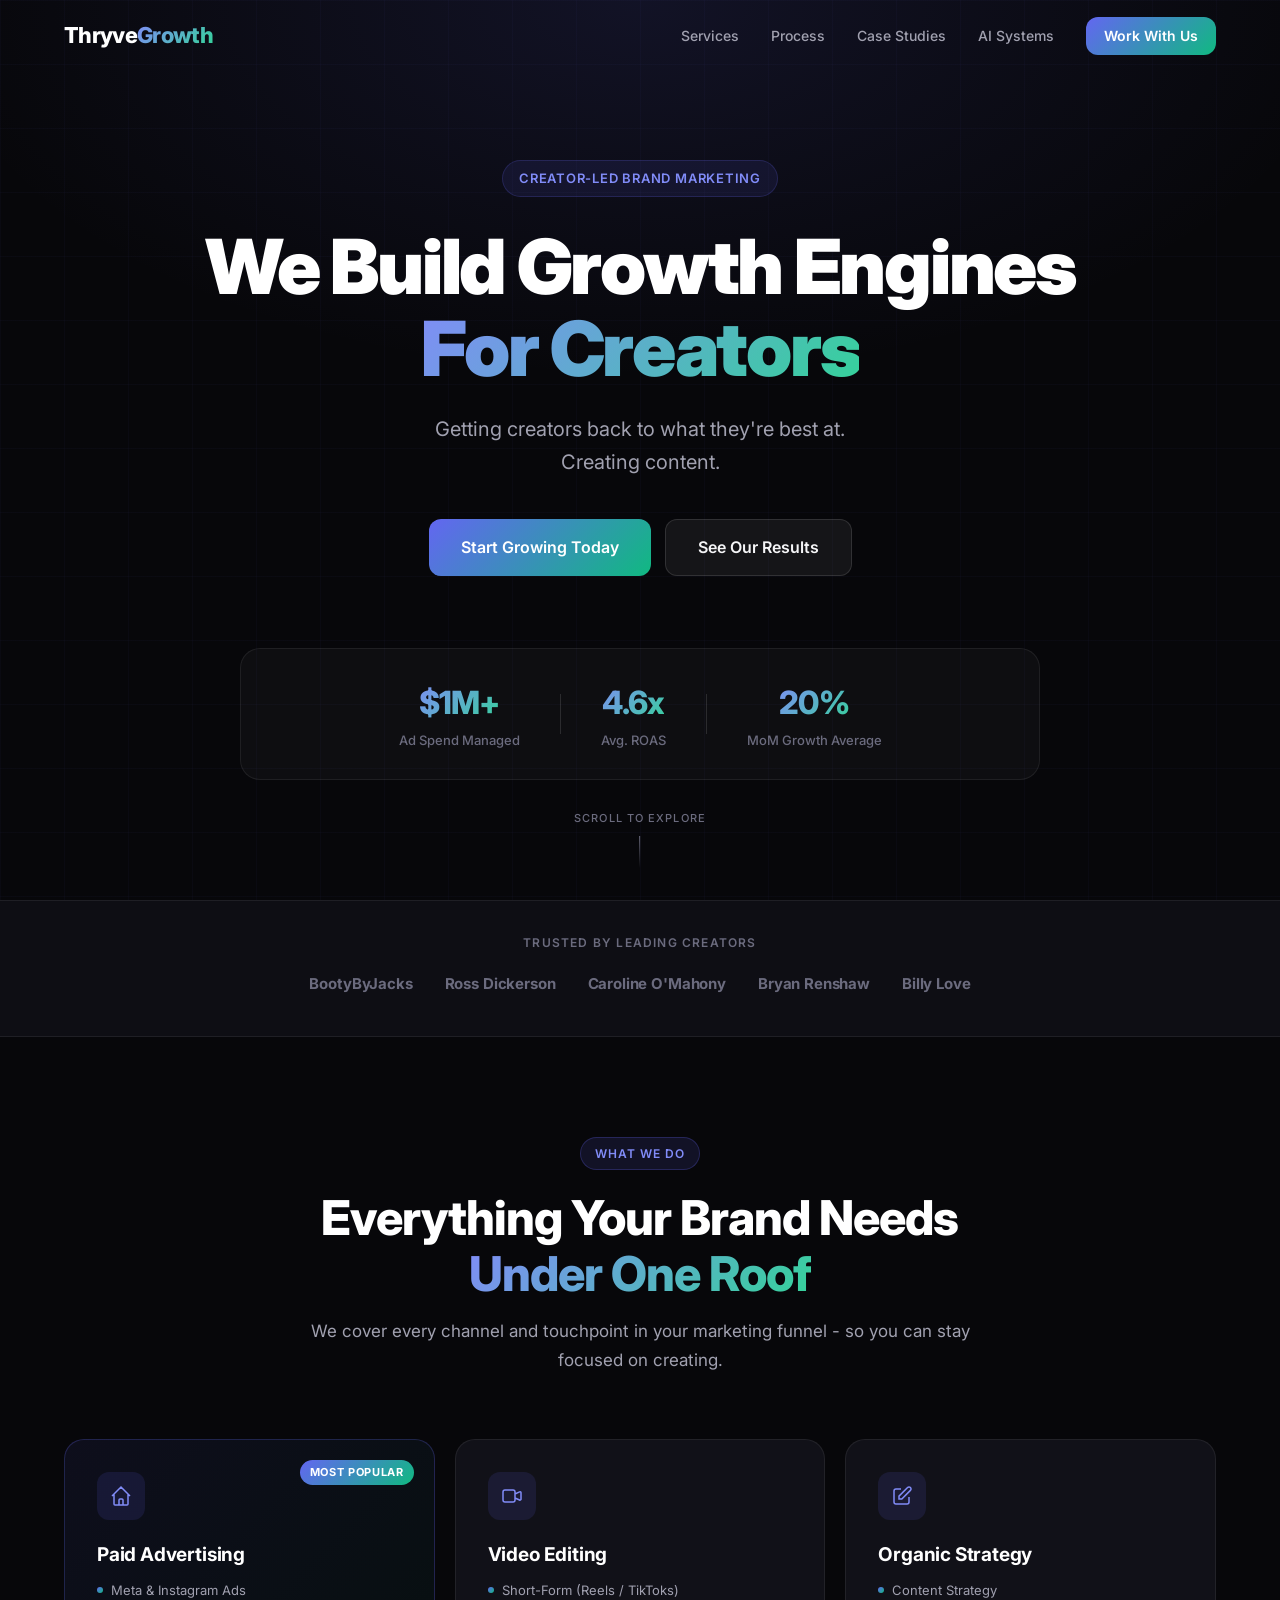
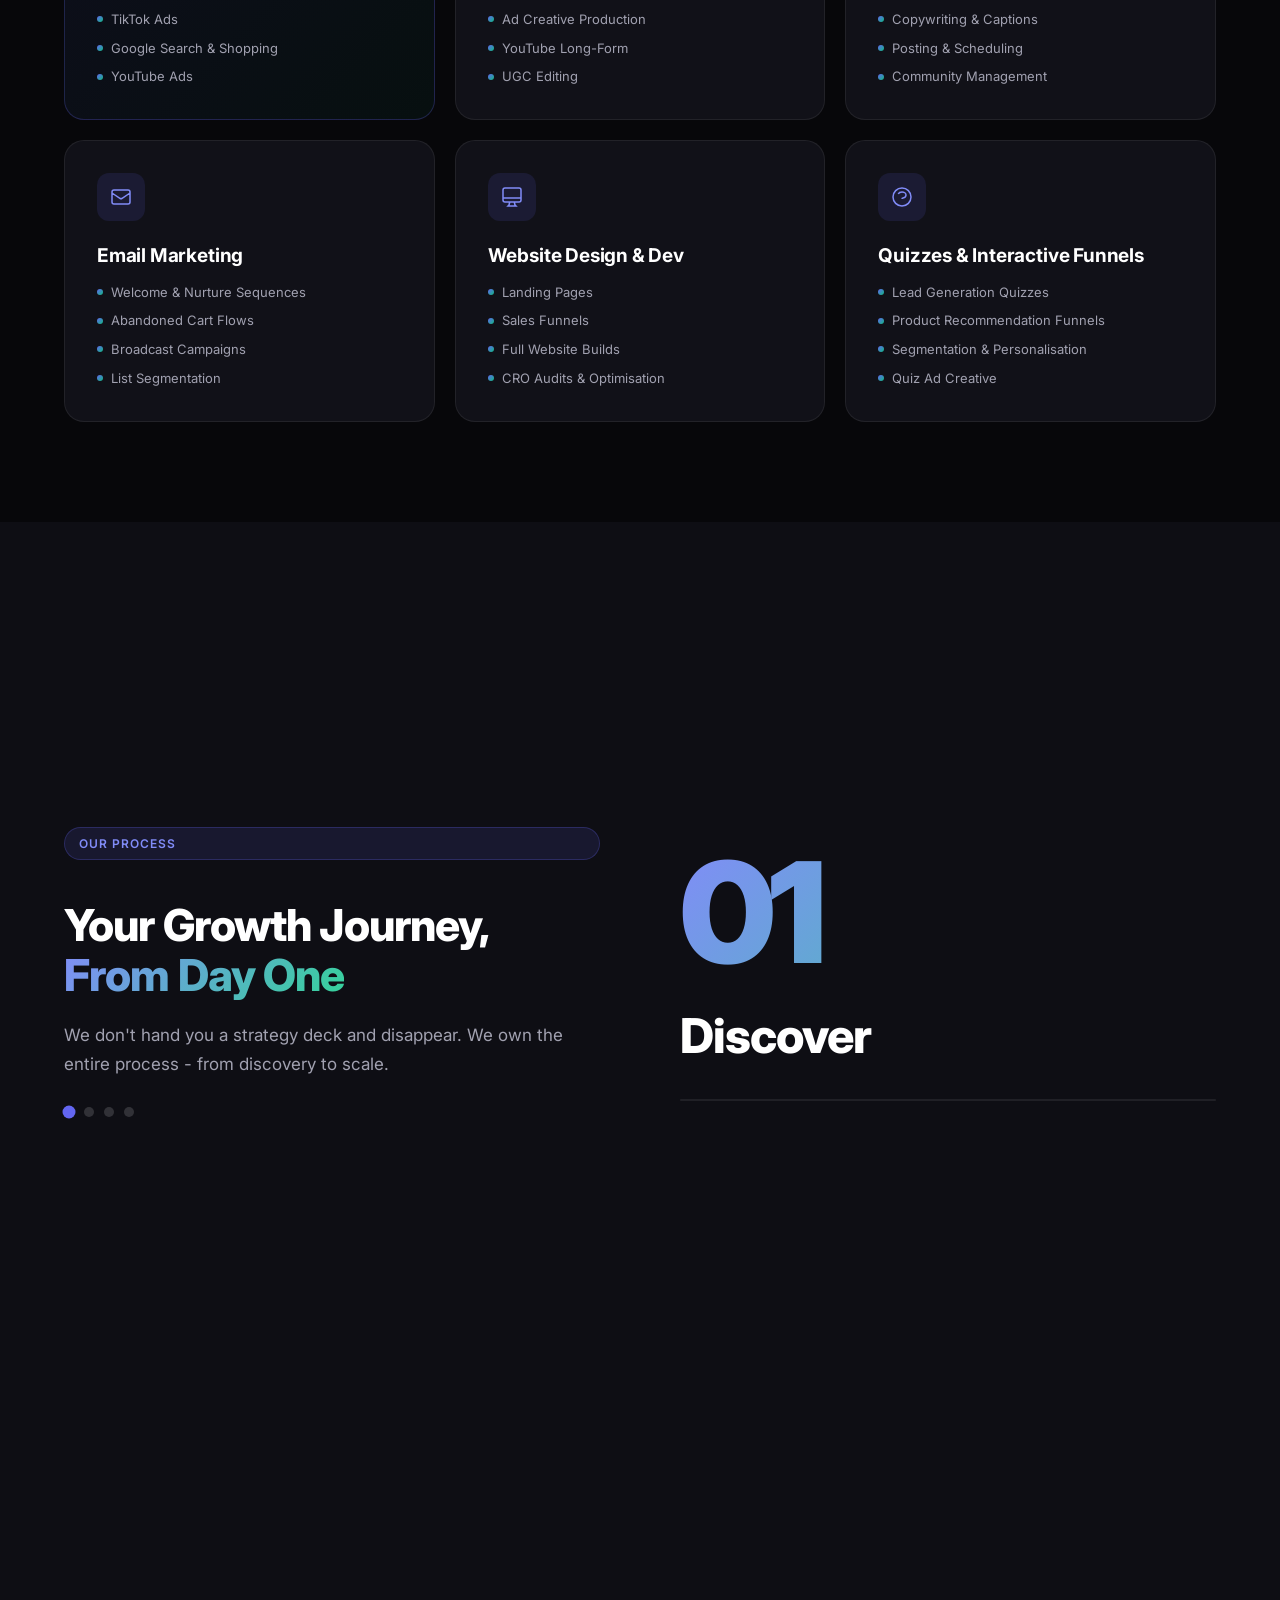
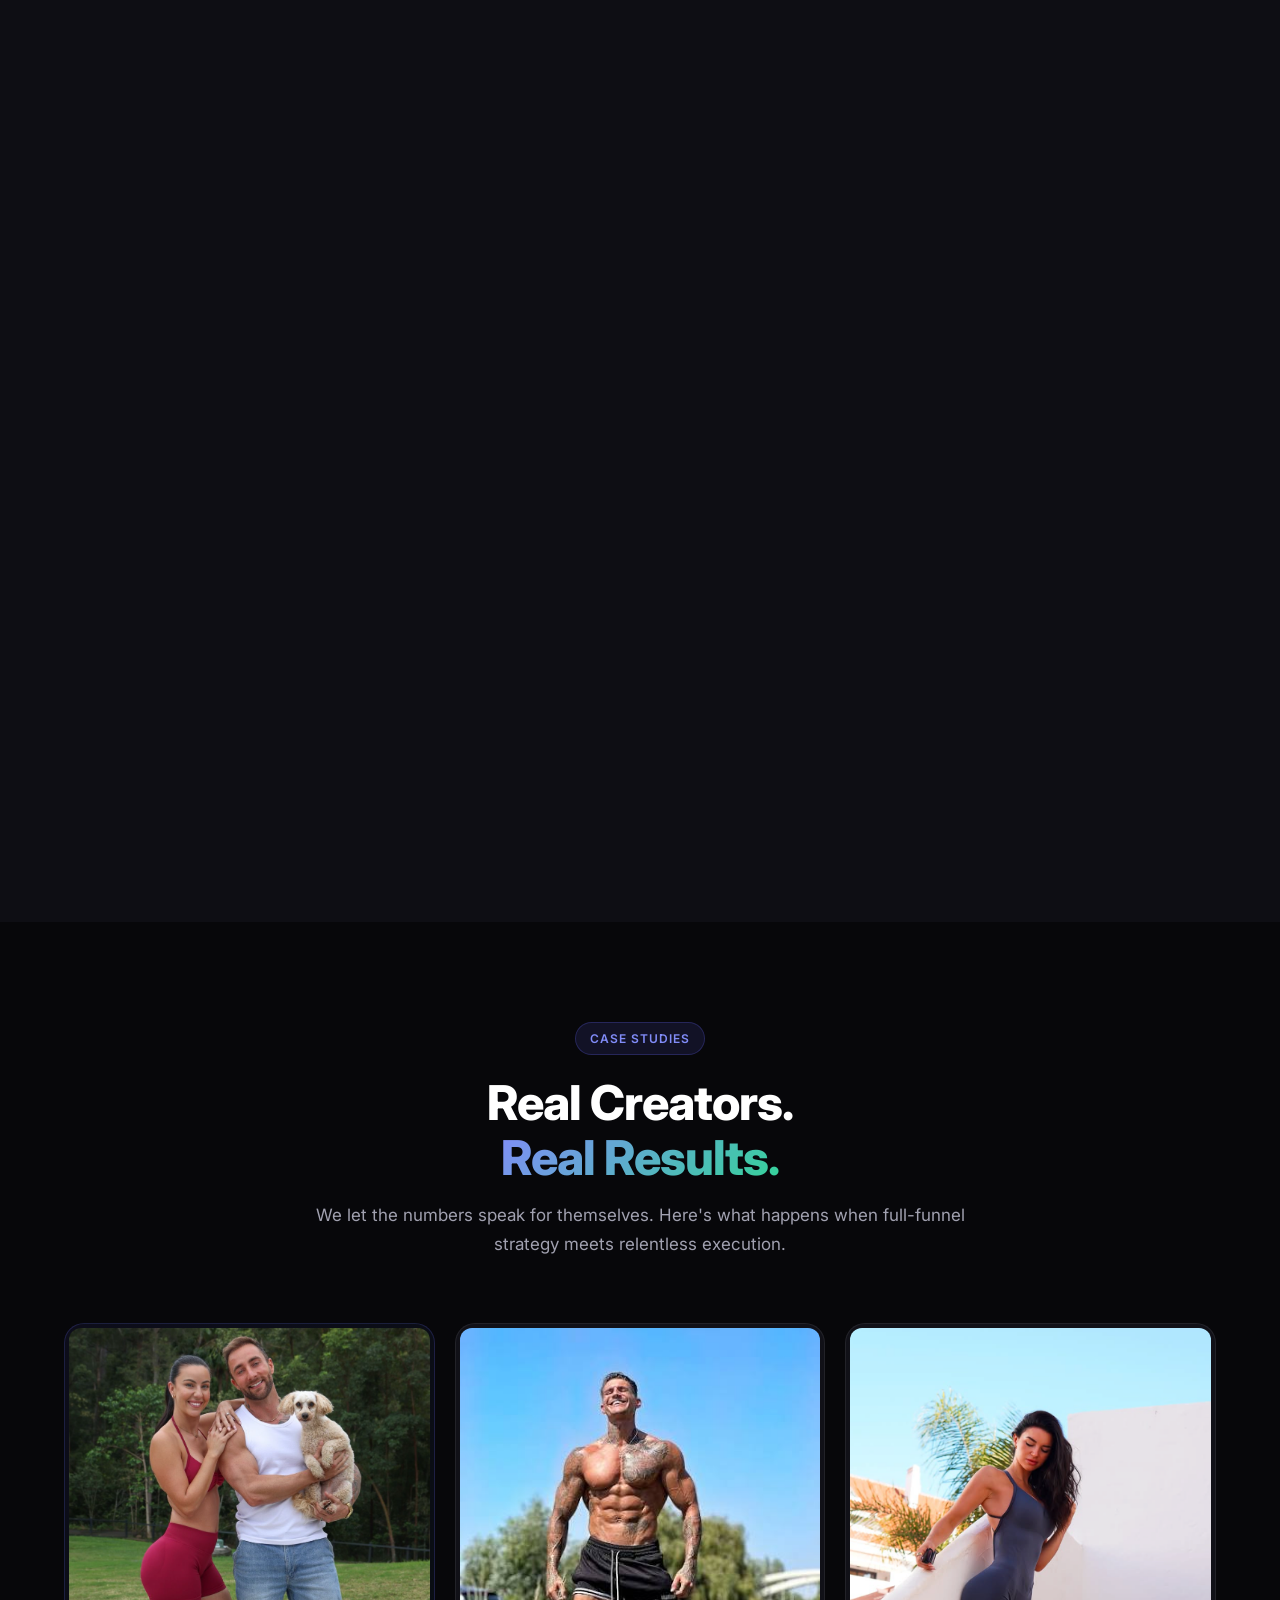
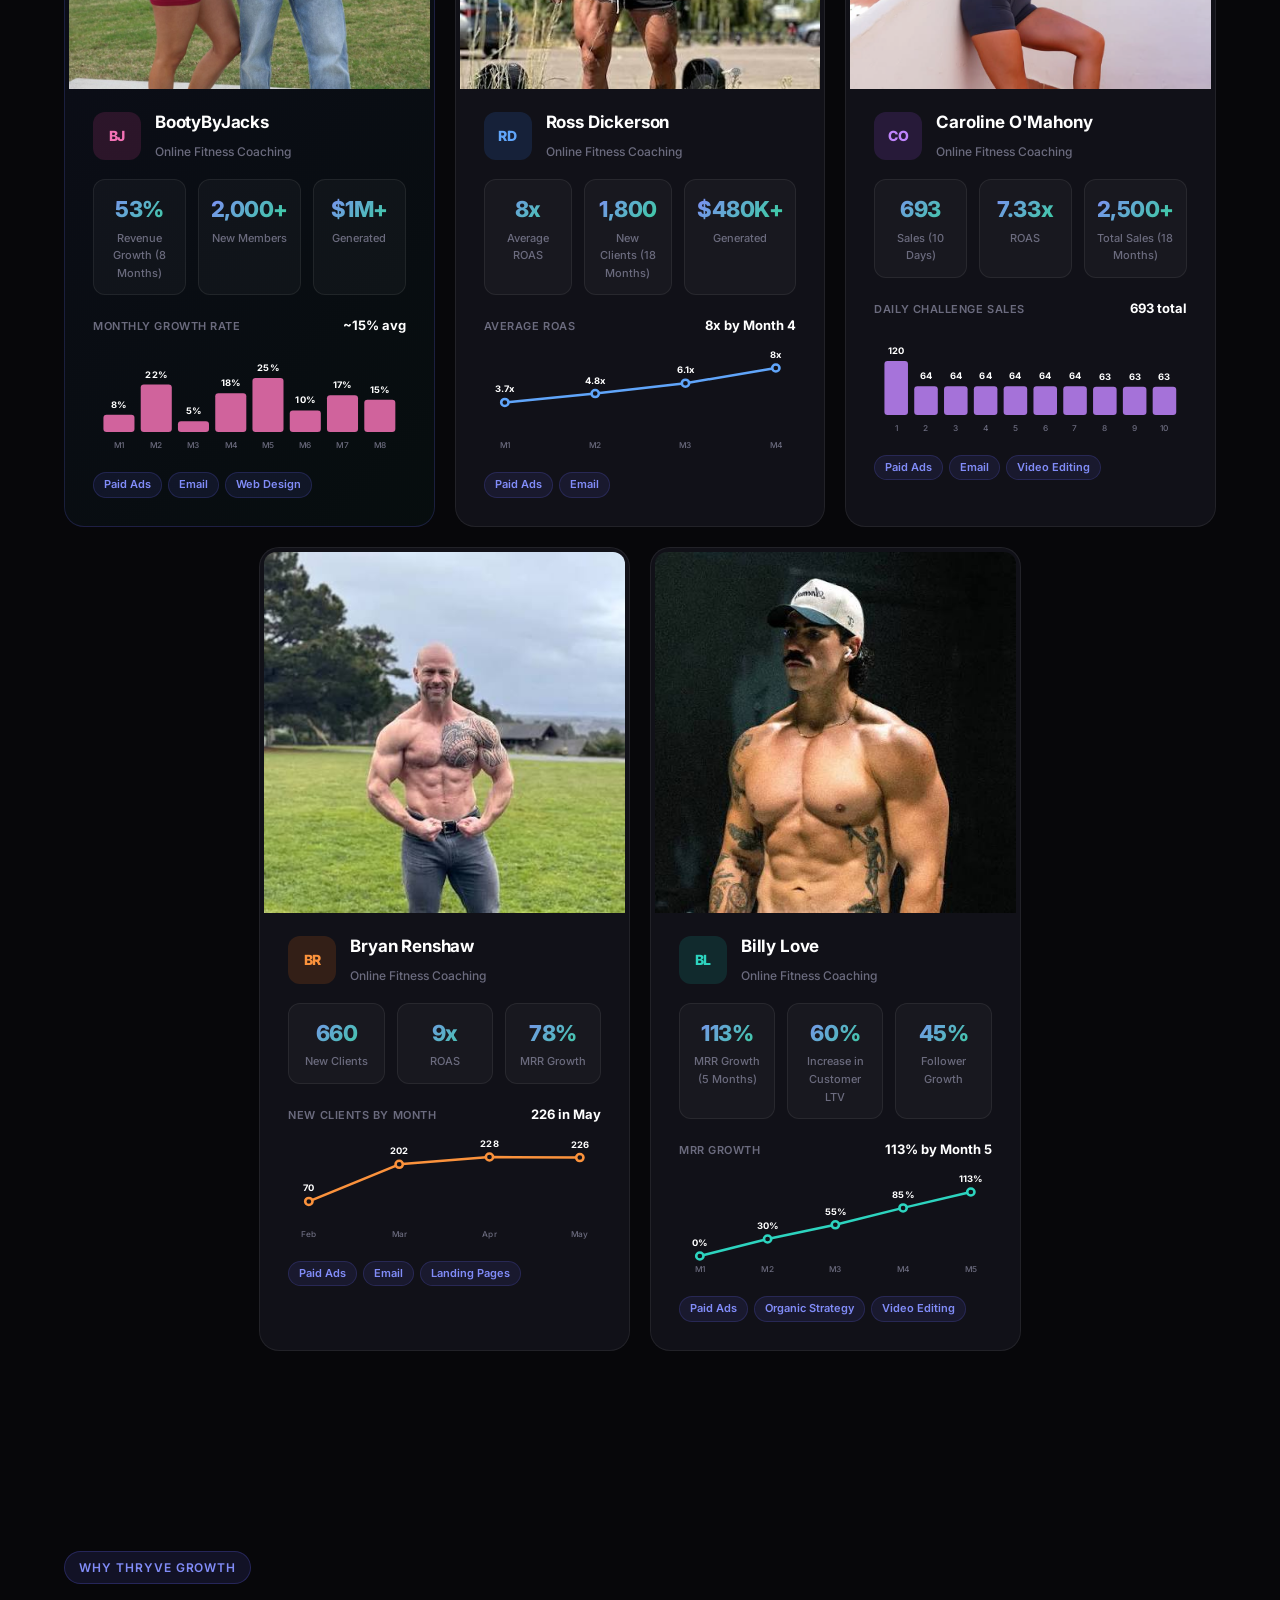
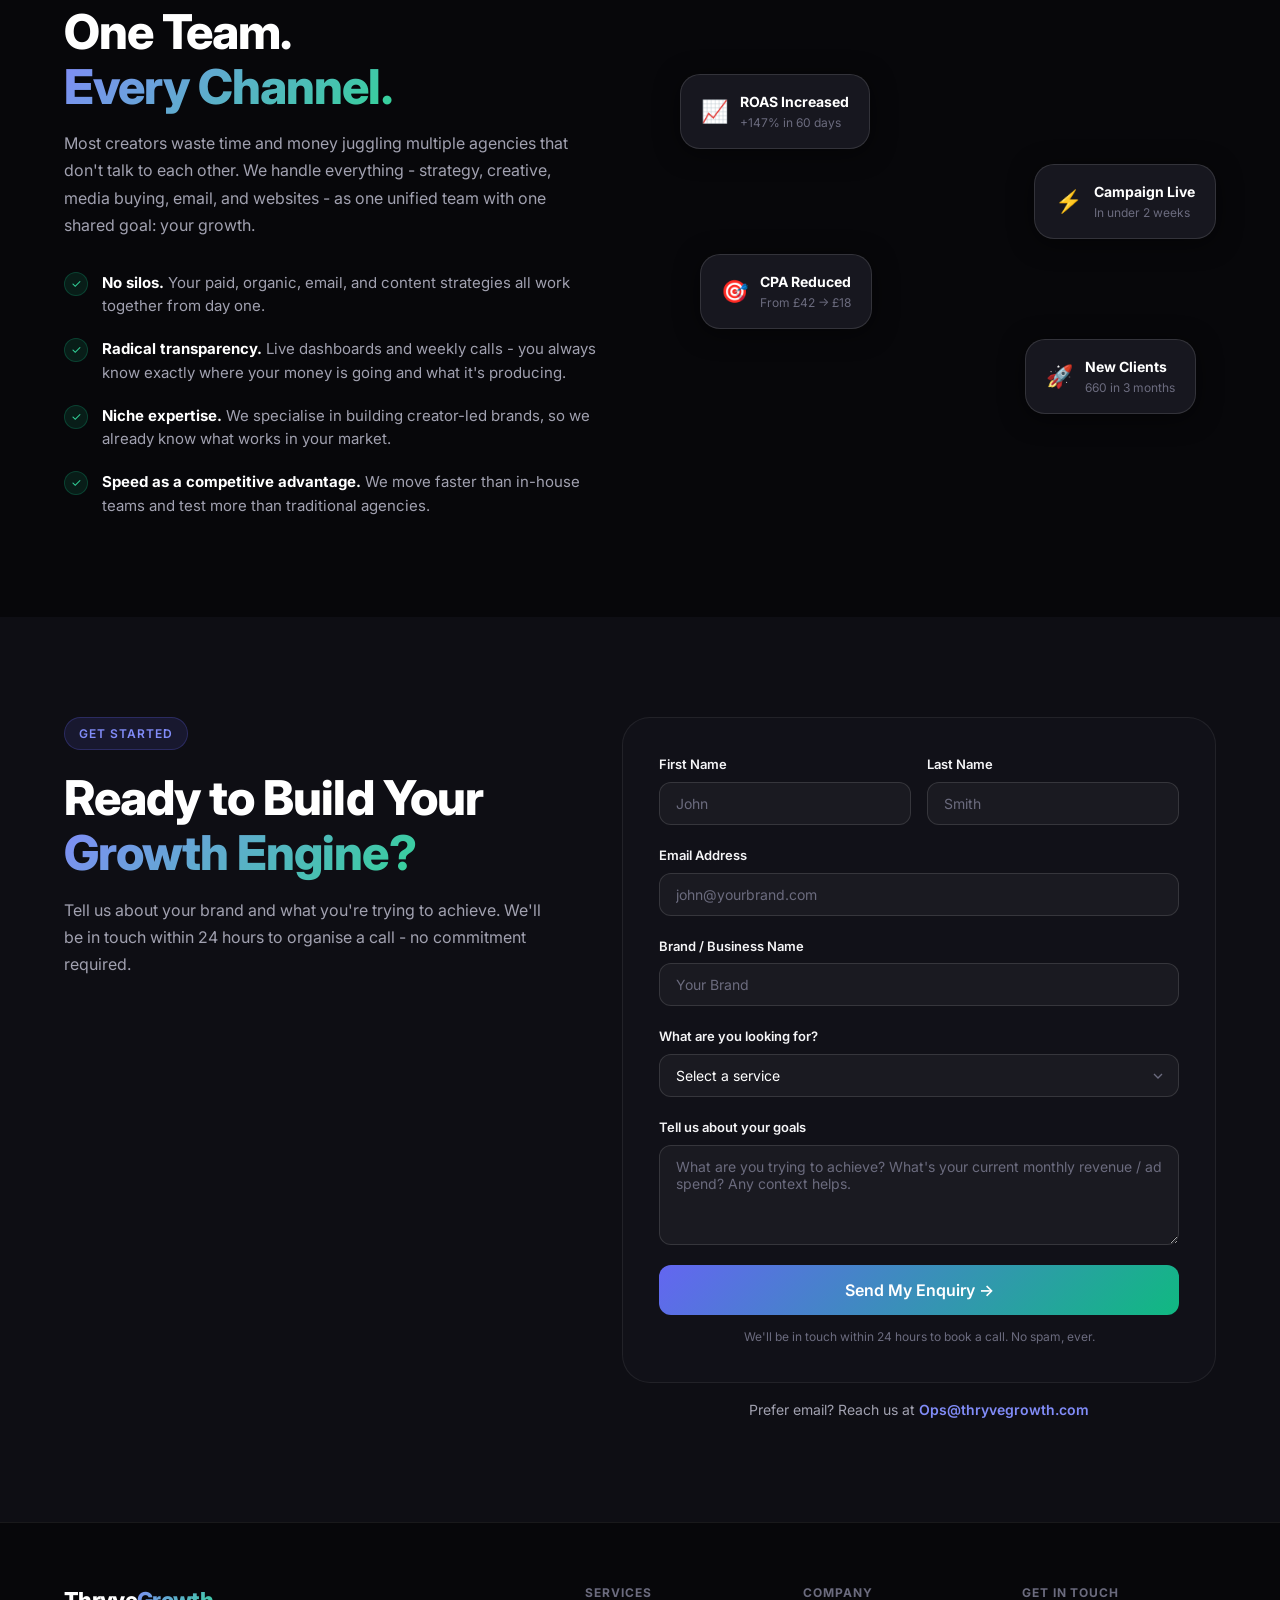
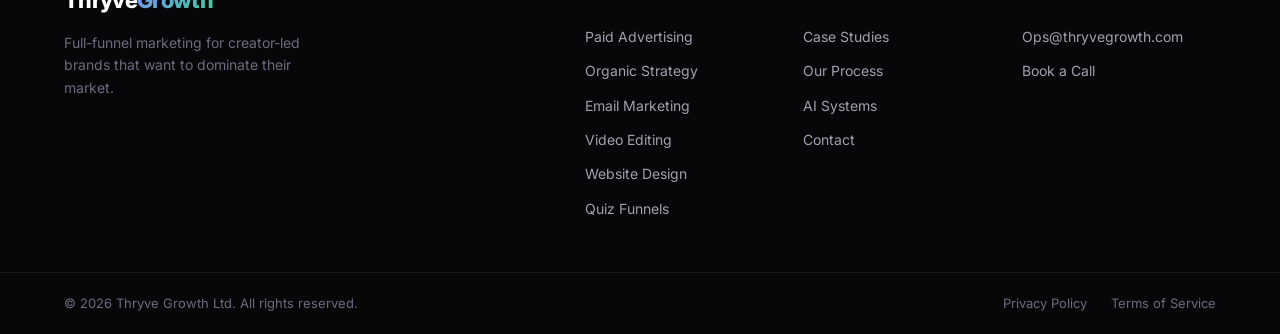
<file: index.html>
<!DOCTYPE html>
<html lang="en">
<head>
  <meta charset="UTF-8" />
  <meta name="viewport" content="width=device-width, initial-scale=1.0" />
  <title>Thryve Growth - Growth Engines For Creators</title>
  <meta name="description" content="Thryve Growth is a full-funnel marketing agency for creator-led brands. Paid ads, organic strategy, email marketing, websites, and video editing." />
  <link rel="preconnect" href="https://fonts.googleapis.com" />
  <link rel="preconnect" href="https://fonts.gstatic.com" crossorigin />
  <link href="https://fonts.googleapis.com/css2?family=Inter:wght@300;400;500;600;700;800;900&display=swap" rel="stylesheet" />
  <link rel="icon" type="image/svg+xml" href="favicon.svg" />
  <link rel="apple-touch-icon" href="favicon-on-white-512.png" />
  <link rel="stylesheet" href="style.css" />
</head>
<body>

  <!-- NAV -->
  <header class="nav-header" id="nav">
    <div class="container nav-inner">
      <a href="#" class="logo">
        <span class="logo-thryve">Thryve</span><span class="logo-growth">Growth</span>
      </a>
      <nav class="nav-links">
        <a href="#services">Services</a>
        <a href="#process">Process</a>
        <a href="#case-studies">Case Studies</a>
        <a href="ai-systems.html">AI Systems</a>
        <a href="#contact" class="btn btn-primary btn-sm">Work With Us</a>
      </nav>
      <button class="nav-hamburger" id="hamburger" aria-label="Menu">
        <span></span><span></span><span></span>
      </button>
    </div>
    <div class="nav-mobile" id="navMobile">
      <a href="#services">Services</a>
      <a href="#process">Process</a>
      <a href="#case-studies">Case Studies</a>
      <a href="ai-systems.html">AI Systems</a>
      <a href="#contact" class="btn btn-primary">Work With Us</a>
    </div>
  </header>

  <!-- HERO -->
  <section class="hero" id="home">
    <div class="hero-bg-grid"></div>
    <div class="container hero-inner">
      <div class="hero-badge">Creator-Led Brand Marketing</div>
      <h1 class="hero-title">
        We Build Growth Engines<br />
        <span class="gradient-text">For Creators</span>
      </h1>
      <p class="hero-subtitle">
        Getting creators back to what they're best at.<br />
        Creating content.
      </p>
      <div class="hero-cta">
        <a href="#contact" class="btn btn-primary btn-lg">Start Growing Today</a>
        <a href="#case-studies" class="btn btn-ghost btn-lg">See Our Results</a>
      </div>
      <div class="hero-stats">
        <div class="stat">
          <span class="stat-number">$1M+</span>
          <span class="stat-label">Ad Spend Managed</span>
        </div>
        <div class="stat-divider"></div>
        <div class="stat">
          <span class="stat-number">4.6x</span>
          <span class="stat-label">Avg. ROAS</span>
        </div>
        <div class="stat-divider"></div>
        <div class="stat">
          <span class="stat-number">20%</span>
          <span class="stat-label">MoM Growth Average</span>
        </div>
      </div>
    </div>
    <div class="hero-scroll-indicator">
      <span>Scroll to explore</span>
      <div class="scroll-line"></div>
    </div>
  </section>

  <!-- TRUSTED BY -->
  <section class="trusted-by">
    <div class="container">
      <p class="trusted-label">Trusted by leading creators</p>
      <div class="trusted-logos">
        <span class="trusted-logo">BootyByJacks</span>
        <span class="trusted-logo">Ross Dickerson</span>
        <span class="trusted-logo">Caroline O'Mahony</span>
        <span class="trusted-logo">Bryan Renshaw</span>
        <span class="trusted-logo">Billy Love</span>
      </div>
    </div>
  </section>

  <!-- SERVICES -->
  <section class="services section" id="services">
    <div class="container">
      <div class="section-header">
        <div class="section-badge">What We Do</div>
        <h2 class="section-title">Everything Your Brand Needs<br /><span class="gradient-text">Under One Roof</span></h2>
        <p class="section-subtitle">We cover every channel and touchpoint in your marketing funnel - so you can stay focused on creating.</p>
      </div>
      <div class="services-grid">

        <div class="service-card service-card--featured">
          <div class="service-icon">
            <svg viewBox="0 0 24 24" fill="none" stroke="currentColor" stroke-width="1.5"><path d="M3 12l2-2m0 0l7-7 7 7M5 10v10a1 1 0 001 1h3m10-11l2 2m-2-2v10a1 1 0 01-1 1h-3m-6 0a1 1 0 001-1v-4a1 1 0 011-1h2a1 1 0 011 1v4a1 1 0 001 1m-6 0h6"/></svg>
          </div>
          <h3>Paid Advertising</h3>
          <ul class="service-list">
            <li>Meta & Instagram Ads</li>
            <li>TikTok Ads</li>
            <li>Google Search & Shopping</li>
            <li>YouTube Ads</li>
          </ul>
          <div class="service-tag">Most Popular</div>
        </div>

        <div class="service-card">
          <div class="service-icon">
            <svg viewBox="0 0 24 24" fill="none" stroke="currentColor" stroke-width="1.5"><path d="M15 10l4.553-2.069A1 1 0 0121 8.87v6.258a1 1 0 01-1.447.894L15 14M3 8a2 2 0 012-2h8a2 2 0 012 2v8a2 2 0 01-2 2H5a2 2 0 01-2-2V8z"/></svg>
          </div>
          <h3>Video Editing</h3>
          <ul class="service-list">
            <li>Short-Form (Reels / TikToks)</li>
            <li>Ad Creative Production</li>
            <li>YouTube Long-Form</li>
            <li>UGC Editing</li>
          </ul>
        </div>

        <div class="service-card">
          <div class="service-icon">
            <svg viewBox="0 0 24 24" fill="none" stroke="currentColor" stroke-width="1.5"><path d="M11 5H6a2 2 0 00-2 2v11a2 2 0 002 2h11a2 2 0 002-2v-5m-1.414-9.414a2 2 0 112.828 2.828L11.828 15H9v-2.828l8.586-8.586z"/></svg>
          </div>
          <h3>Organic Strategy</h3>
          <ul class="service-list">
            <li>Content Strategy</li>
            <li>Copywriting & Captions</li>
            <li>Posting & Scheduling</li>
            <li>Community Management</li>
          </ul>
        </div>

        <div class="service-card">
          <div class="service-icon">
            <svg viewBox="0 0 24 24" fill="none" stroke="currentColor" stroke-width="1.5"><path d="M3 8l7.89 5.26a2 2 0 002.22 0L21 8M5 19h14a2 2 0 002-2V7a2 2 0 00-2-2H5a2 2 0 00-2 2v10a2 2 0 002 2z"/></svg>
          </div>
          <h3>Email Marketing</h3>
          <ul class="service-list">
            <li>Welcome & Nurture Sequences</li>
            <li>Abandoned Cart Flows</li>
            <li>Broadcast Campaigns</li>
            <li>List Segmentation</li>
          </ul>
        </div>

        <div class="service-card">
          <div class="service-icon">
            <svg viewBox="0 0 24 24" fill="none" stroke="currentColor" stroke-width="1.5"><path d="M9.75 17L9 20l-1 1h8l-1-1-.75-3M3 13h18M5 17h14a2 2 0 002-2V5a2 2 0 00-2-2H5a2 2 0 00-2 2v10a2 2 0 002 2z"/></svg>
          </div>
          <h3>Website Design & Dev</h3>
          <ul class="service-list">
            <li>Landing Pages</li>
            <li>Sales Funnels</li>
            <li>Full Website Builds</li>
            <li>CRO Audits & Optimisation</li>
          </ul>
        </div>

        <div class="service-card">
          <div class="service-icon">
            <svg viewBox="0 0 24 24" fill="none" stroke="currentColor" stroke-width="1.5"><path d="M8.228 9c.549-1.165 2.03-2 3.772-2 2.21 0 4 1.343 4 3 0 1.4-1.278 2.575-3.006 2.907-.542.104-.994.54-.994 1.093m0 3h.01M21 12a9 9 0 11-18 0 9 9 0 0118 0z"/></svg>
          </div>
          <h3>Quizzes & Interactive Funnels</h3>
          <ul class="service-list">
            <li>Lead Generation Quizzes</li>
            <li>Product Recommendation Funnels</li>
            <li>Segmentation & Personalisation</li>
            <li>Quiz Ad Creative</li>
          </ul>
        </div>

      </div>
    </div>
  </section>

  <!-- PROCESS -->
  <section class="process" id="process">
    <div class="process-sticky">
      <div class="container">
        <div class="process-layout">
        <div class="process-static">
          <div class="section-badge">Our Process</div>
          <h2 class="section-title">Your Growth Journey,<br /><span class="gradient-text">From Day One</span></h2>
          <p class="section-subtitle">We don't hand you a strategy deck and disappear. We own the entire process - from discovery to scale.</p>
          <div class="process-dots">
            <button class="process-dot active" data-step="0" aria-label="Step 1"></button>
            <button class="process-dot" data-step="1" aria-label="Step 2"></button>
            <button class="process-dot" data-step="2" aria-label="Step 3"></button>
            <button class="process-dot" data-step="3" aria-label="Step 4"></button>
          </div>
        </div>
        <div class="process-carousel">
          <div class="process-slide active">
            <div class="slide-number">01</div>
            <div class="slide-title">Discover</div>
            <div class="slide-progress"><div class="slide-progress-bar"></div></div>
          </div>
          <div class="process-slide">
            <div class="slide-number">02</div>
            <div class="slide-title">Design</div>
            <div class="slide-progress"><div class="slide-progress-bar"></div></div>
          </div>
          <div class="process-slide">
            <div class="slide-number">03</div>
            <div class="slide-title">Review</div>
            <div class="slide-progress"><div class="slide-progress-bar"></div></div>
          </div>
          <div class="process-slide">
            <div class="slide-number">04</div>
            <div class="slide-title">Scale</div>
            <div class="slide-progress"><div class="slide-progress-bar"></div></div>
          </div>
        </div>
      </div>
    </div>
  </section>

  <!-- CASE STUDIES -->
  <section class="case-studies section" id="case-studies">
    <div class="container">
      <div class="section-header">
        <div class="section-badge">Case Studies</div>
        <h2 class="section-title">Real Creators.<br /><span class="gradient-text">Real Results.</span></h2>
        <p class="section-subtitle">We let the numbers speak for themselves. Here's what happens when full-funnel strategy meets relentless execution.</p>
      </div>

      <p class="cs-swipe-hint">← Swipe to see more →</p>

      <div class="cs-grid cs-grid--five">

        <div class="cs-card cs-card--featured">
          <div class="cs-card-img">
            <img src="bootybyjacks2.png" alt="BootyByJacks" loading="lazy" />
          </div>
          <div class="cs-card-header">
            <div class="cs-avatar cs-avatar--pink">BJ</div>
            <div>
              <h3 class="cs-name">BootyByJacks</h3>
              <span class="cs-category">Online Fitness Coaching</span>
            </div>
          </div>
          <div class="cs-metrics">
            <div class="cs-metric"><span class="cs-metric-value">53%</span><span class="cs-metric-label">Revenue Growth (8 Months)</span></div>
            <div class="cs-metric"><span class="cs-metric-value">2,000+</span><span class="cs-metric-label">New Members</span></div>
            <div class="cs-metric"><span class="cs-metric-value">$1M+</span><span class="cs-metric-label">Generated</span></div>
          </div>
          <div class="cs-chart-block">
            <div class="cs-chart-heading">
              <span class="cs-chart-title">Monthly Growth Rate</span>
              <span class="cs-chart-headline">~15% avg</span>
            </div>
            <div class="cs-chart cs-chart--pink" data-type="bar" data-values="8,22,5,18,25,10,17,15" data-labels="M1,M2,M3,M4,M5,M6,M7,M8" data-suffix="%"></div>
          </div>
          <div class="cs-services-used"><span>Paid Ads</span><span>Email</span><span>Web Design</span></div>
        </div>

        <div class="cs-card">
          <div class="cs-card-img">
            <img src="Ross dickerson.jpeg" alt="Ross Dickerson" loading="lazy" />
          </div>
          <div class="cs-card-header">
            <div class="cs-avatar cs-avatar--blue">RD</div>
            <div>
              <h3 class="cs-name">Ross Dickerson</h3>
              <span class="cs-category">Online Fitness Coaching</span>
            </div>
          </div>
          <div class="cs-metrics">
            <div class="cs-metric"><span class="cs-metric-value">8x</span><span class="cs-metric-label">Average ROAS</span></div>
            <div class="cs-metric"><span class="cs-metric-value">1,800</span><span class="cs-metric-label">New Clients (18 Months)</span></div>
            <div class="cs-metric"><span class="cs-metric-value">$480K+</span><span class="cs-metric-label">Generated</span></div>
          </div>
          <div class="cs-chart-block">
            <div class="cs-chart-heading">
              <span class="cs-chart-title">Average ROAS</span>
              <span class="cs-chart-headline">8x by Month 4</span>
            </div>
            <div class="cs-chart cs-chart--blue" data-type="line" data-values="3.7,4.8,6.1,8" data-labels="M1,M2,M3,M4" data-suffix="x"></div>
          </div>
          <div class="cs-services-used"><span>Paid Ads</span><span>Email</span></div>
        </div>

        <div class="cs-card">
          <div class="cs-card-img">
            <img src="Caroline O'Mahoney.png" alt="Caroline O'Mahony" loading="lazy" />
          </div>
          <div class="cs-card-header">
            <div class="cs-avatar cs-avatar--purple">CO</div>
            <div>
              <h3 class="cs-name">Caroline O'Mahony</h3>
              <span class="cs-category">Online Fitness Coaching</span>
            </div>
          </div>
          <div class="cs-metrics">
            <div class="cs-metric"><span class="cs-metric-value">693</span><span class="cs-metric-label">Sales (10 Days)</span></div>
            <div class="cs-metric"><span class="cs-metric-value">7.33x</span><span class="cs-metric-label">ROAS</span></div>
            <div class="cs-metric"><span class="cs-metric-value">2,500+</span><span class="cs-metric-label">Total Sales (18 Months)</span></div>
          </div>
          <div class="cs-chart-block">
            <div class="cs-chart-heading">
              <span class="cs-chart-title">Daily Challenge Sales</span>
              <span class="cs-chart-headline">693 total</span>
            </div>
            <div class="cs-chart cs-chart--purple" data-type="bar" data-values="120,64,64,64,64,64,64,63,63,63" data-labels="1,2,3,4,5,6,7,8,9,10"></div>
          </div>
          <div class="cs-services-used"><span>Paid Ads</span><span>Email</span><span>Video Editing</span></div>
        </div>

        <div class="cs-card">
          <div class="cs-card-img">
            <img src="bryan renshaw.jpeg" alt="Bryan Renshaw" loading="lazy" />
          </div>
          <div class="cs-card-header">
            <div class="cs-avatar cs-avatar--orange">BR</div>
            <div>
              <h3 class="cs-name">Bryan Renshaw</h3>
              <span class="cs-category">Online Fitness Coaching</span>
            </div>
          </div>
          <div class="cs-metrics">
            <div class="cs-metric"><span class="cs-metric-value">660</span><span class="cs-metric-label">New Clients</span></div>
            <div class="cs-metric"><span class="cs-metric-value">9x</span><span class="cs-metric-label">ROAS</span></div>
            <div class="cs-metric"><span class="cs-metric-value">78%</span><span class="cs-metric-label">MRR Growth</span></div>
          </div>
          <div class="cs-chart-block">
            <div class="cs-chart-heading">
              <span class="cs-chart-title">New Clients by Month</span>
              <span class="cs-chart-headline">226 in May</span>
            </div>
            <div class="cs-chart cs-chart--orange" data-type="line" data-values="70,202,228,226" data-labels="Feb,Mar,Apr,May"></div>
          </div>
          <div class="cs-services-used"><span>Paid Ads</span><span>Email</span><span>Landing Pages</span></div>
        </div>

        <div class="cs-card">
          <div class="cs-card-img">
            <img src="billy love.jpeg" alt="Billy Love" loading="lazy" />
          </div>
          <div class="cs-card-header">
            <div class="cs-avatar cs-avatar--teal">BL</div>
            <div>
              <h3 class="cs-name">Billy Love</h3>
              <span class="cs-category">Online Fitness Coaching</span>
            </div>
          </div>
          <div class="cs-metrics">
            <div class="cs-metric"><span class="cs-metric-value">113%</span><span class="cs-metric-label">MRR Growth (5 Months)</span></div>
            <div class="cs-metric"><span class="cs-metric-value">60%</span><span class="cs-metric-label">Increase in Customer LTV</span></div>
            <div class="cs-metric"><span class="cs-metric-value">45%</span><span class="cs-metric-label">Follower Growth</span></div>
          </div>
          <div class="cs-chart-block">
            <div class="cs-chart-heading">
              <span class="cs-chart-title">MRR Growth</span>
              <span class="cs-chart-headline">113% by Month 5</span>
            </div>
            <div class="cs-chart cs-chart--teal" data-type="line" data-values="0,30,55,85,113" data-labels="M1,M2,M3,M4,M5" data-suffix="%"></div>
          </div>
          <div class="cs-services-used"><span>Paid Ads</span><span>Organic Strategy</span><span>Video Editing</span></div>
        </div>

        </div>
      </div>
    </div>
  </section>

  <!-- WHY THRYVE -->
  <section class="why-thryve section">
    <div class="container">
      <div class="why-inner">
        <div class="why-text">
          <div class="section-badge">Why Thryve Growth</div>
          <h2 class="section-title">One Team.<br /><span class="gradient-text">Every Channel.</span></h2>
          <p>Most creators waste time and money juggling multiple agencies that don't talk to each other. We handle everything - strategy, creative, media buying, email, and websites - as one unified team with one shared goal: your growth.</p>
          <div class="why-points">
            <div class="why-point">
              <div class="why-check">✓</div>
              <div>
                <strong>No silos.</strong> Your paid, organic, email, and content strategies all work together from day one.
              </div>
            </div>
            <div class="why-point">
              <div class="why-check">✓</div>
              <div>
                <strong>Radical transparency.</strong> Live dashboards and weekly calls - you always know exactly where your money is going and what it's producing.
              </div>
            </div>
            <div class="why-point">
              <div class="why-check">✓</div>
              <div>
                <strong>Niche expertise.</strong> We specialise in building creator-led brands, so we already know what works in your market.
              </div>
            </div>
            <div class="why-point">
              <div class="why-check">✓</div>
              <div>
                <strong>Speed as a competitive advantage.</strong> We move faster than in-house teams and test more than traditional agencies.
              </div>
            </div>
          </div>
        </div>
        <div class="why-visual">
          <div class="why-card-stack">
            <div class="why-floating-card wfc-1">
              <span class="wfc-icon">📈</span>
              <div>
                <strong>ROAS Increased</strong>
                <span>+147% in 60 days</span>
              </div>
            </div>
            <div class="why-floating-card wfc-2">
              <span class="wfc-icon">⚡</span>
              <div>
                <strong>Campaign Live</strong>
                <span>In under 2 weeks</span>
              </div>
            </div>
            <div class="why-floating-card wfc-3">
              <span class="wfc-icon">🎯</span>
              <div>
                <strong>CPA Reduced</strong>
                <span>From £42 → £18</span>
              </div>
            </div>
            <div class="why-floating-card wfc-4">
              <span class="wfc-icon">🚀</span>
              <div>
                <strong>New Clients</strong>
                <span>660 in 3 months</span>
              </div>
            </div>
          </div>
        </div>
      </div>
    </div>
  </section>

  <!-- CONTACT -->
  <section class="contact section" id="contact">
    <div class="container">
      <div class="contact-inner">
        <div class="contact-text">
          <div class="section-badge">Get Started</div>
          <h2 class="section-title">Ready to Build Your<br /><span class="gradient-text">Growth Engine?</span></h2>
          <p>Tell us about your brand and what you're trying to achieve. We'll be in touch within 24 hours to organise a call - no commitment required.</p>
        </div>
        <div class="contact-form-wrap">
        <form class="contact-form" id="contactForm">
          <div class="form-row">
            <div class="form-group">
              <label for="firstName">First Name</label>
              <input type="text" id="firstName" name="firstName" placeholder="John" required />
            </div>
            <div class="form-group">
              <label for="lastName">Last Name</label>
              <input type="text" id="lastName" name="lastName" placeholder="Smith" required />
            </div>
          </div>
          <div class="form-group">
            <label for="email">Email Address</label>
            <input type="email" id="email" name="email" placeholder="john@yourbrand.com" required />
          </div>
          <div class="form-group">
            <label for="brand">Brand / Business Name</label>
            <input type="text" id="brand" name="brand" placeholder="Your Brand" required />
          </div>
          <div class="form-group">
            <label for="services">What are you looking for?</label>
            <select id="services" name="services">
              <option value="">Select a service</option>
              <option>Full-Funnel Marketing Management</option>
              <option>Paid Advertising</option>
              <option>Organic Strategy & Social</option>
              <option>Email Marketing</option>
              <option>Website / Landing Pages</option>
              <option>Video Editing</option>
              <option>Quiz / Interactive Funnels</option>
              <option>Not Sure - Let's Chat</option>
            </select>
          </div>
          <div class="form-group">
            <label for="message">Tell us about your goals</label>
            <textarea id="message" name="message" rows="4" placeholder="What are you trying to achieve? What's your current monthly revenue / ad spend? Any context helps."></textarea>
          </div>
          <button type="submit" class="btn btn-primary btn-lg btn-full">Send My Enquiry →</button>
          <p class="form-note">We'll be in touch within 24 hours to book a call. No spam, ever.</p>
        </form>
        <p class="contact-form-email">Prefer email? Reach us at <a href="mailto:Ops@thryvegrowth.com">Ops@thryvegrowth.com</a></p>
        </div>
      </div>
    </div>
  </section>

  <!-- FOOTER -->
  <footer class="footer">
    <div class="container footer-inner">
      <div class="footer-brand">
        <a href="#" class="logo">
          <span class="logo-thryve">Thryve</span><span class="logo-growth">Growth</span>
        </a>
        <p>Full-funnel marketing for creator-led brands that want to dominate their market.</p>
      </div>
      <div class="footer-links">
        <div class="footer-col">
          <h4>Services</h4>
          <a href="#services">Paid Advertising</a>
          <a href="#services">Organic Strategy</a>
          <a href="#services">Email Marketing</a>
          <a href="#services">Video Editing</a>
          <a href="#services">Website Design</a>
          <a href="#services">Quiz Funnels</a>
        </div>
        <div class="footer-col">
          <h4>Company</h4>
          <a href="#case-studies">Case Studies</a>
          <a href="#process">Our Process</a>
          <a href="ai-systems.html">AI Systems</a>
          <a href="#contact">Contact</a>
        </div>
        <div class="footer-col">
          <h4>Get In Touch</h4>
          <a href="mailto:Ops@thryvegrowth.com">Ops@thryvegrowth.com</a>
          <a href="#contact">Book a Call</a>
        </div>
      </div>
    </div>
    <div class="footer-bottom">
      <div class="container">
        <span>© 2026 Thryve Growth Ltd. All rights reserved.</span>
        <div class="footer-bottom-links">
          <a href="#">Privacy Policy</a>
          <a href="#">Terms of Service</a>
        </div>
      </div>
    </div>
  </footer>

  <script src="script.js"></script>
</body>
</html>
</file>
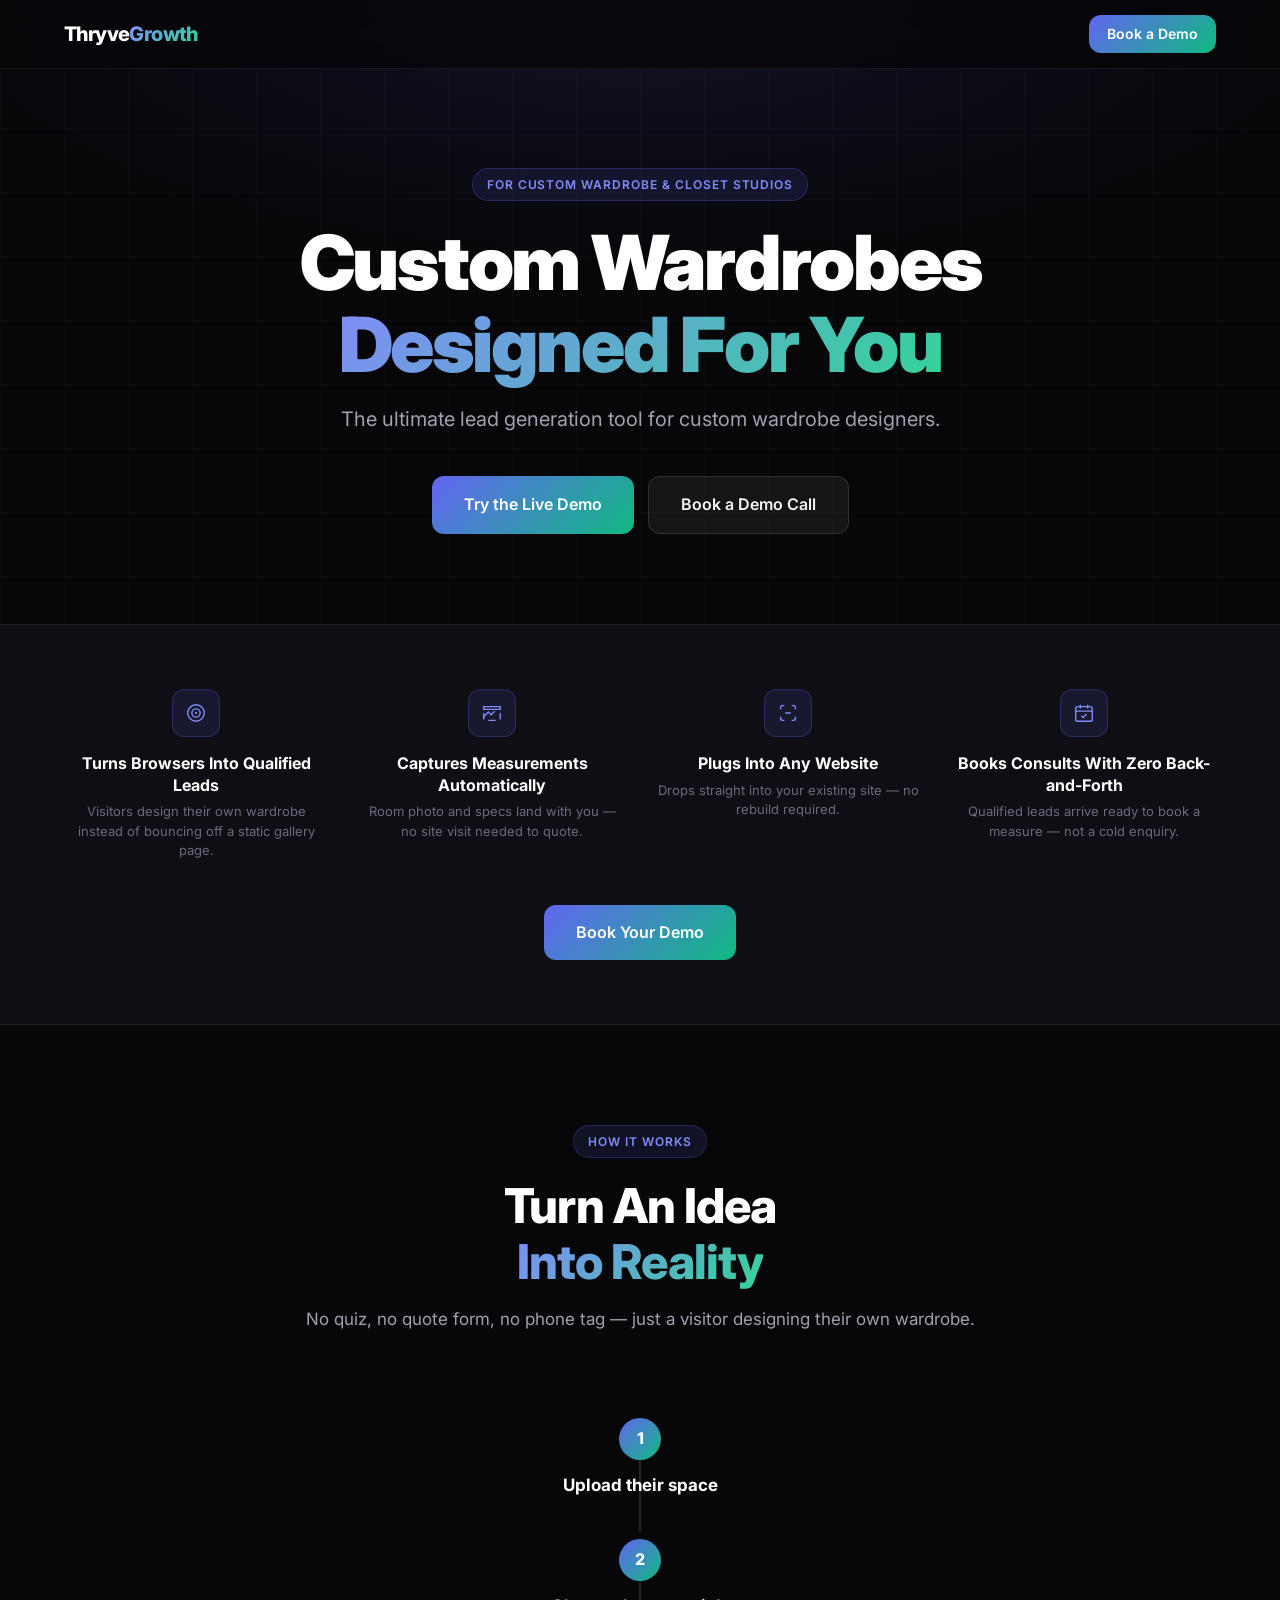
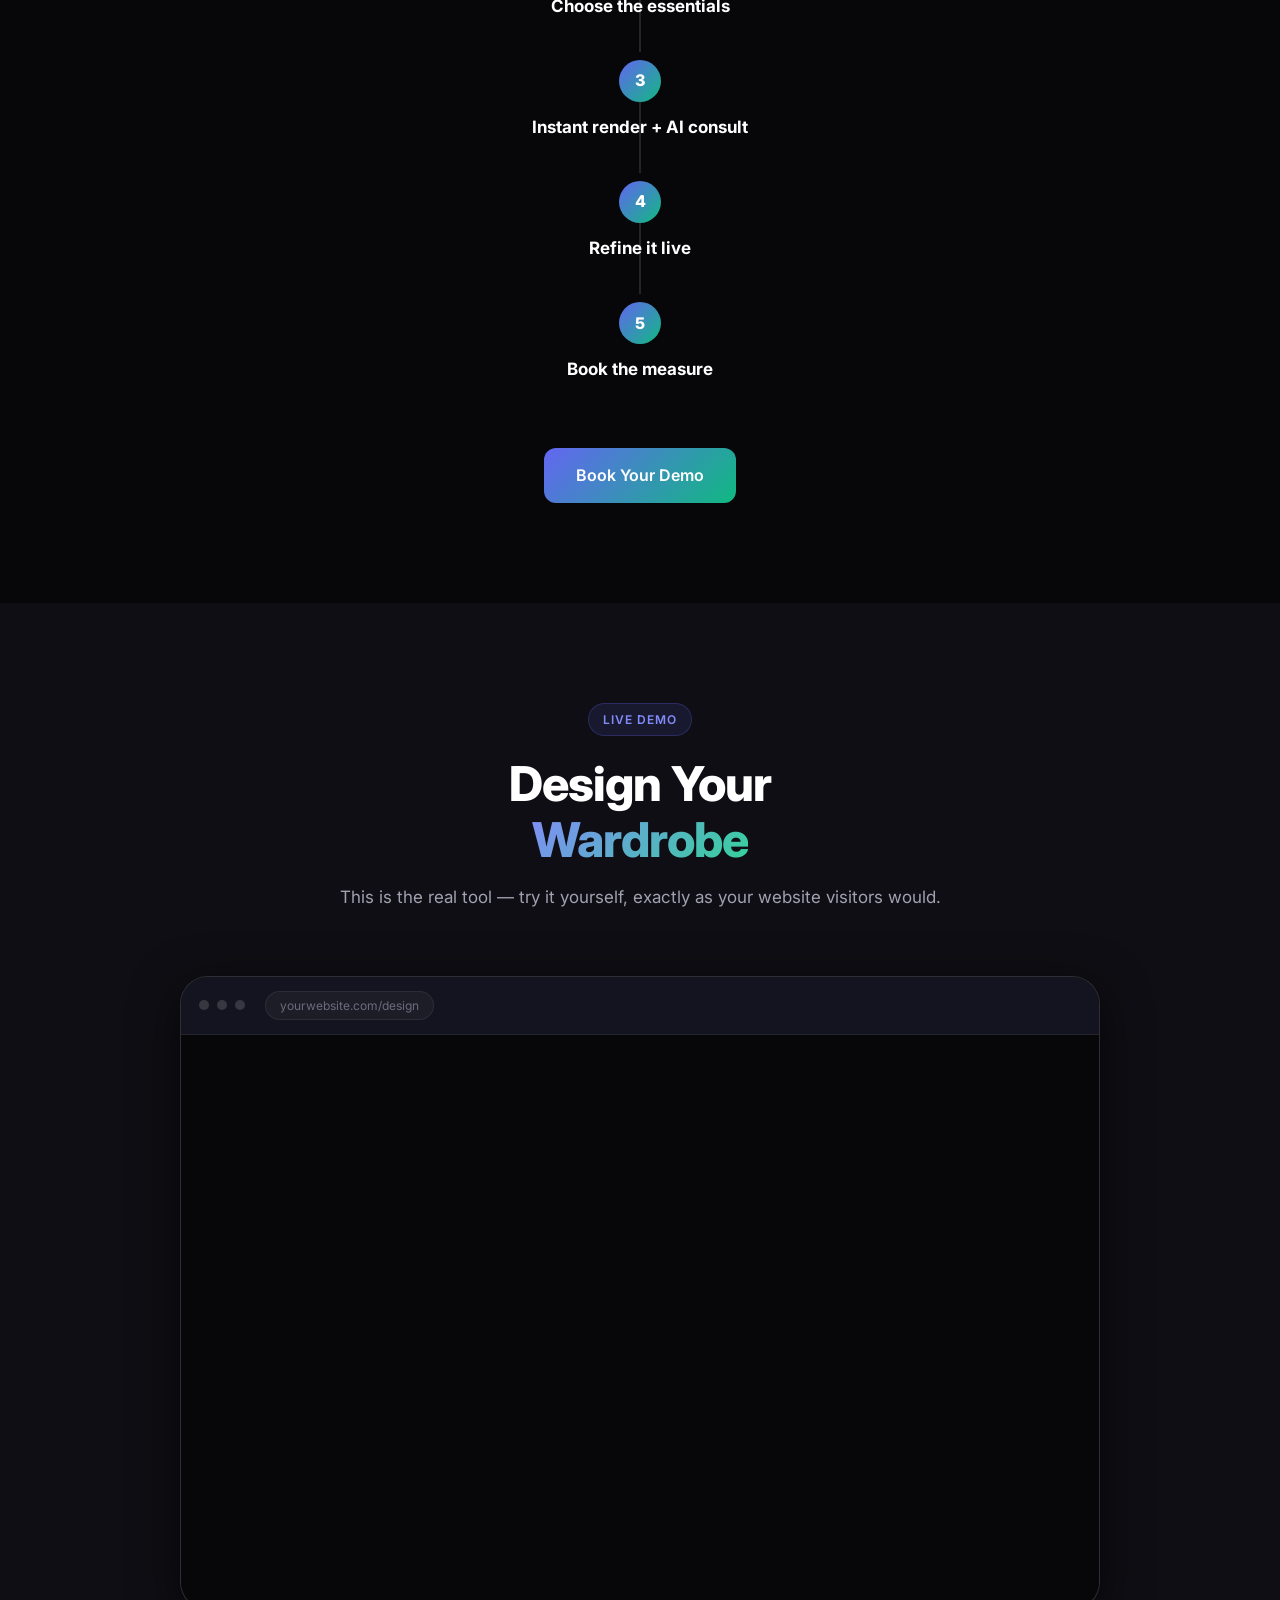
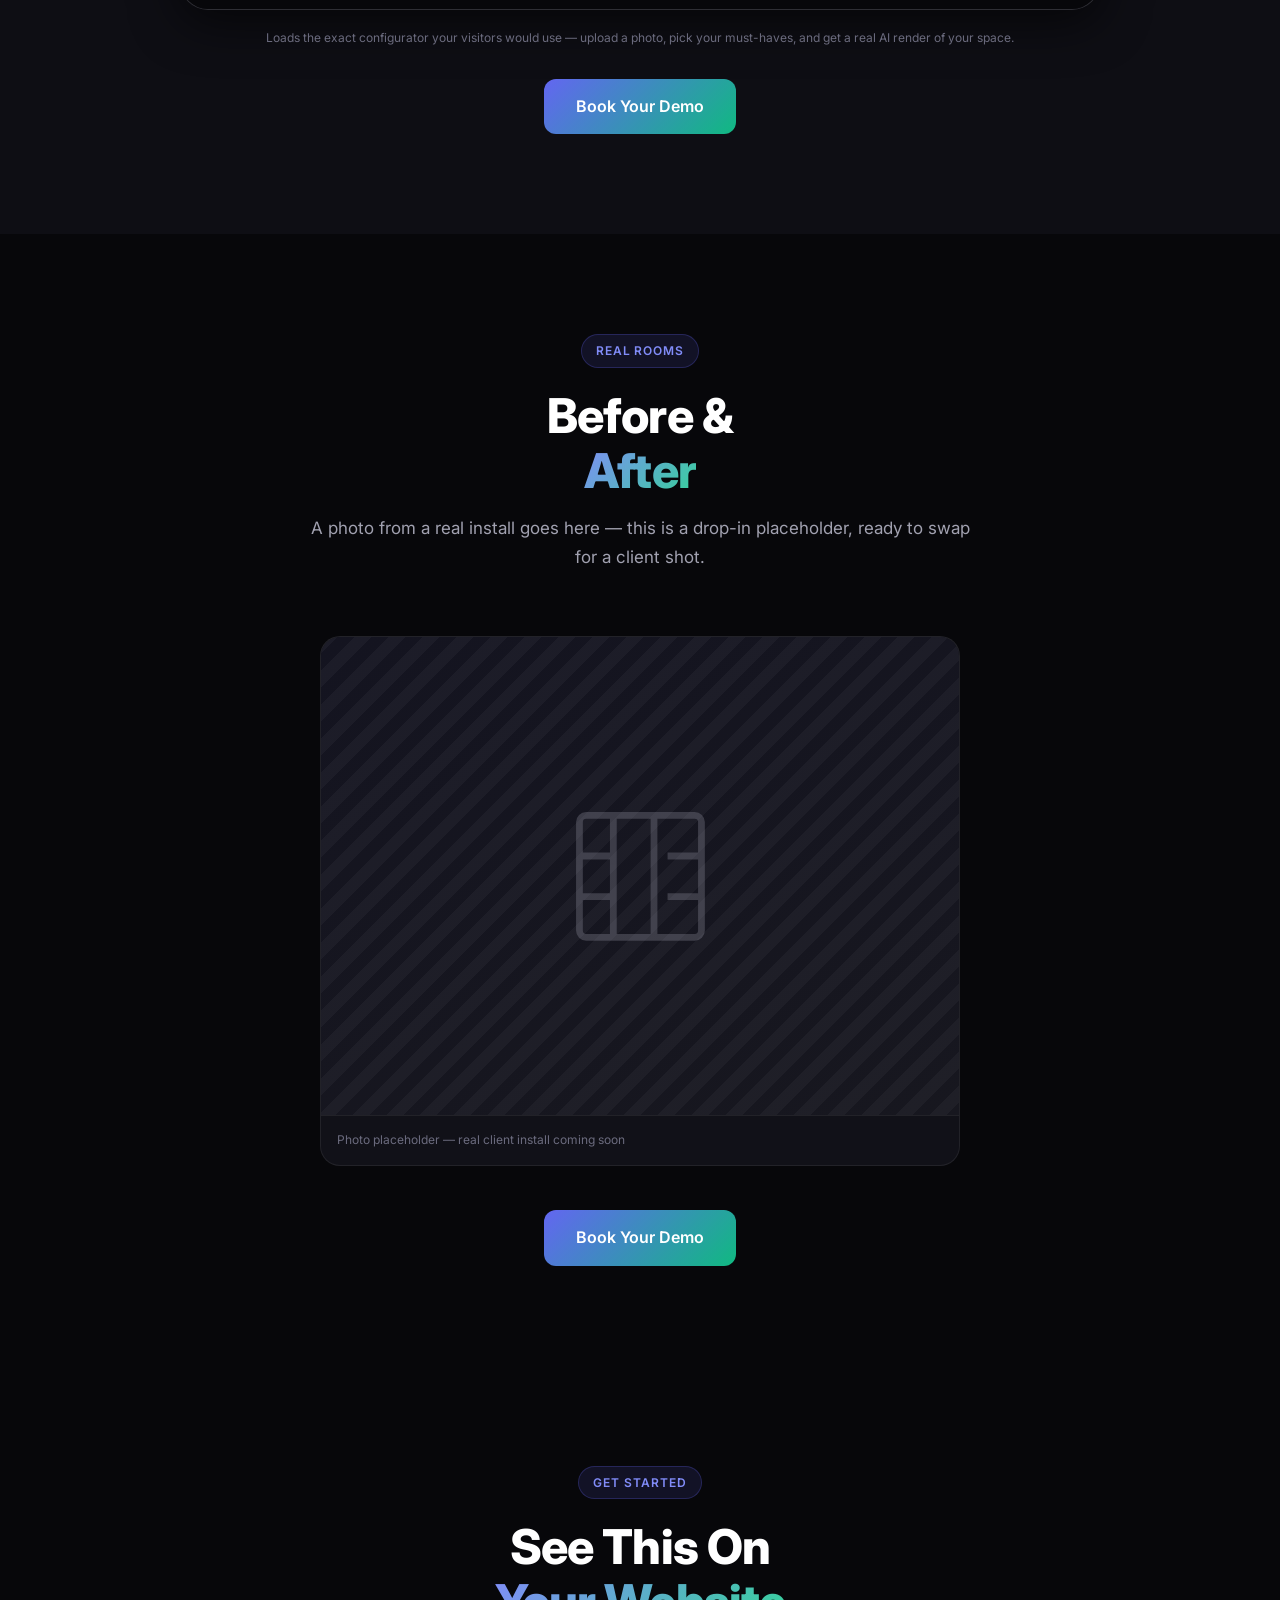
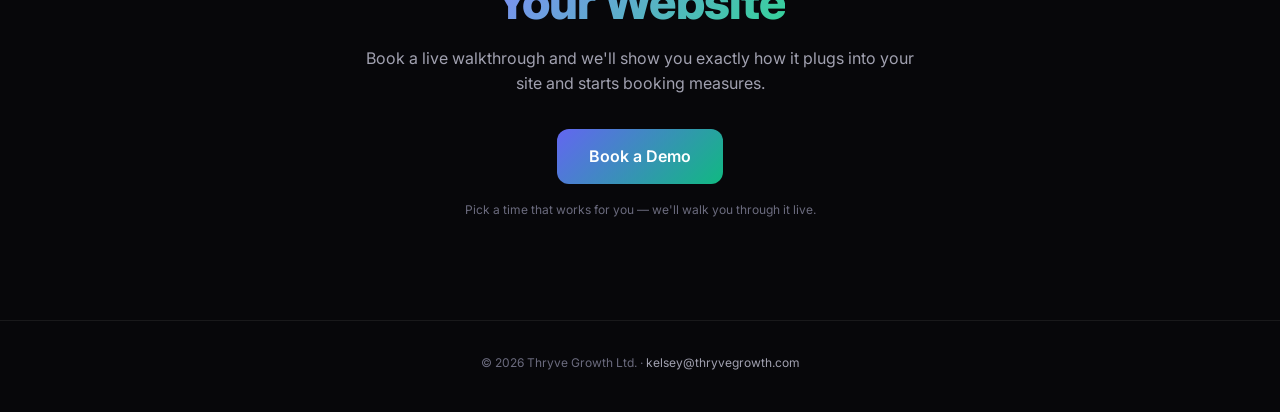
<file: wardrobe/index.html>
<!DOCTYPE html>
<html lang="en">
<head>
  <meta charset="UTF-8" />
  <meta name="viewport" content="width=device-width, initial-scale=1.0" />
  <title>Custom Wardrobes Designed For You - Thryve Growth</title>
  <meta name="description" content="An interactive wardrobe designer that sits on your website, lets visitors configure their own layout, and turns them into a booked measure." />
  <!-- Hidden sales/demo page: not linked from any nav, footer or sitemap. Reachable by direct URL only. -->
  <meta name="robots" content="noindex, nofollow" />
  <link rel="preconnect" href="https://fonts.googleapis.com" />
  <link rel="preconnect" href="https://fonts.gstatic.com" crossorigin />
  <link href="https://fonts.googleapis.com/css2?family=Inter:wght@300;400;500;600;700;800;900&display=swap" rel="stylesheet" />
  <link rel="icon" type="image/svg+xml" href="../favicon.svg" />
  <link rel="apple-touch-icon" href="../favicon-on-white-512.png" />
  <link rel="stylesheet" href="../style.css" />
  <style>
    /* ============================================================
       WARDROBE DEMO PAGE — scoped styles
       Reuses tokens (--bg, --gradient, --indigo, --green, --radius…)
       and shared classes (.container, .btn, .section, .section-title,
       .section-badge, .gradient-text) from ../style.css
       ============================================================ */

    body { background: var(--bg); }

    /* -- Minimal top bar (deliberately NOT the site nav / no menu links) -- */
    .wd-topbar {
      position: fixed;
      top: 0; left: 0; right: 0;
      z-index: 1000;
      background: rgba(7,7,10,0.85);
      backdrop-filter: blur(20px);
      -webkit-backdrop-filter: blur(20px);
      border-bottom: 1px solid var(--border);
    }
    .wd-topbar-inner {
      display: flex;
      align-items: center;
      justify-content: space-between;
      height: 68px;
    }
    .wd-topbar .logo { font-size: 20px; }

    /* -- Hero -- */
    .wd-hero {
      position: relative;
      padding: 168px 0 90px;
      overflow: hidden;
      text-align: center;
    }
    .wd-hero-inner { position: relative; z-index: 1; }
    .wd-hero .hero-title { margin-bottom: 18px; }
    .wd-hero .hero-subtitle { margin-bottom: 40px; }
    .wd-hero-cta {
      display: flex; gap: 14px; justify-content: center; flex-wrap: wrap;
    }

    /* -- Benefits row -- */
    .wd-benefits { padding: 64px 0; border-top: 1px solid var(--border); border-bottom: 1px solid var(--border); background: var(--bg-2); }
    .wd-benefits-grid {
      display: grid;
      grid-template-columns: repeat(4, 1fr);
      gap: 32px;
    }
    .wd-benefit { text-align: center; }
    .wd-benefit-icon {
      width: 48px; height: 48px;
      margin: 0 auto 16px;
      display: flex; align-items: center; justify-content: center;
      border-radius: var(--radius);
      background: rgba(99,102,241,0.12);
      border: 1px solid rgba(99,102,241,0.25);
      color: var(--indigo-light);
    }
    .wd-benefit-icon svg { width: 22px; height: 22px; }
    .wd-benefit h3 { font-size: 16px; font-weight: 700; color: var(--white); line-height: 1.35; margin-bottom: 6px; }
    .wd-benefit p { font-size: 13px; color: var(--gray-3); line-height: 1.5; }

    @media (max-width: 860px) {
      .wd-benefits-grid { grid-template-columns: repeat(2, 1fr); gap: 36px 24px; }
    }

    /* -- How it works (vertical timeline, centered) -- */
    .wd-steps {
      display: flex;
      flex-direction: column;
      align-items: center;
      gap: 0;
      max-width: 420px;
      margin: 0 auto;
    }
    .wd-step {
      display: flex;
      flex-direction: column;
      align-items: center;
      gap: 12px;
      padding: 20px 0;
      position: relative;
      text-align: center;
    }
    .wd-step:not(:last-child)::after {
      content: '';
      position: absolute;
      left: 50%;
      transform: translateX(-50%);
      top: 62px;
      bottom: -12px;
      width: 2px;
      background: linear-gradient(var(--border-2), var(--border-2));
    }
    .wd-step-num {
      flex: 0 0 auto;
      display: inline-flex; align-items: center; justify-content: center;
      width: 42px; height: 42px;
      border-radius: 50%;
      background: var(--gradient);
      color: var(--white);
      font-size: 16px; font-weight: 800;
      position: relative;
      z-index: 1;
    }
    .wd-step h3 { font-size: 17px; font-weight: 700; color: var(--white); }

    /* -- Live demo -- */
    .wd-demo-section { background: var(--bg-2); }
    .wd-demo-frame-wrap {
      max-width: 920px;
      margin: 0 auto;
      border-radius: var(--radius-xl);
      border: 1px solid var(--border-2);
      background: var(--bg-card);
      box-shadow: var(--shadow-lg);
      overflow: hidden;
    }
    .wd-demo-chrome {
      display: flex; align-items: center; gap: 8px;
      padding: 14px 18px;
      background: var(--bg-3);
      border-bottom: 1px solid var(--border);
    }
    .wd-demo-dot { width: 10px; height: 10px; border-radius: 50%; background: rgba(255,255,255,0.15); }
    .wd-demo-url {
      margin-left: 12px;
      font-size: 12px;
      color: var(--gray-3);
      background: rgba(255,255,255,0.04);
      border: 1px solid var(--border);
      border-radius: 100px;
      padding: 4px 14px;
    }
    .wd-demo-body { position: relative; aspect-ratio: 16 / 10; background: var(--bg); }
    .wd-demo-body iframe { position: absolute; inset: 0; width: 100%; height: 100%; border: 0; }
    .wd-demo-fallback {
      position: absolute; inset: 0;
      display: flex; flex-direction: column; align-items: center; justify-content: center;
      text-align: center; padding: 40px;
      gap: 14px;
    }
    .wd-demo-fallback .wd-pulse {
      width: 52px; height: 52px; border-radius: 50%;
      background: var(--gradient);
      display: flex; align-items: center; justify-content: center;
      color: var(--white); font-size: 22px;
      margin-bottom: 6px;
    }
    .wd-demo-fallback h3 { font-size: 18px; color: var(--white); }
    .wd-demo-fallback p { font-size: 14px; color: var(--gray-2); max-width: 420px; line-height: 1.6; }
    .wd-demo-note {
      max-width: 920px; margin: 18px auto 0; text-align: center;
      font-size: 12px; color: var(--gray-3);
    }

    /* -- Before / after -- */
    .wd-ba-grid {
      max-width: 640px;
      margin: 0 auto;
    }
    .wd-ba-card {
      background: var(--bg-card);
      border: 1px solid var(--border);
      border-radius: var(--radius-lg);
      overflow: hidden;
    }
    .wd-ba-img {
      position: relative;
      aspect-ratio: 4 / 3;
      display: flex; align-items: center; justify-content: center;
      background:
        repeating-linear-gradient(135deg, rgba(255,255,255,0.035) 0 12px, transparent 12px 24px),
        linear-gradient(160deg, var(--bg-3), var(--bg-card-2));
    }
    .wd-ba-img svg { width: 34%; height: 34%; opacity: 0.28; color: var(--gray-2); }
    .wd-ba-caption { padding: 14px 16px 16px; font-size: 12px; color: var(--gray-3); border-top: 1px solid var(--border); }

    /* -- Book a demo / contact -- */
    .wd-book { text-align: center; }
    .wd-book-inner { max-width: 560px; margin: 0 auto; }
    .wd-book p.wd-book-sub { color: var(--gray-2); font-size: 16px; margin-bottom: 32px; }
    .wd-book-note { margin-top: 16px; font-size: 12px; color: var(--gray-3); }

    /* -- Minimal footer -- */
    .wd-footer {
      padding: 32px 0 40px;
      text-align: center;
      border-top: 1px solid var(--border);
    }
    .wd-footer p { font-size: 12px; color: var(--gray-3); }
    .wd-footer a { color: var(--gray-2); }
    .wd-footer a:hover { color: var(--white); }
  </style>
</head>
<body>

  <!-- MINIMAL TOP BAR — intentionally NOT the site's main nav component.
       No links to Services / Process / Case Studies / AI Systems, and this
       page itself is never linked from that nav, the footer, or a sitemap. -->
  <header class="wd-topbar">
    <div class="container wd-topbar-inner">
      <a href="../index.html" class="logo">
        <span class="logo-thryve">Thryve</span><span class="logo-growth">Growth</span>
      </a>
      <a href="#book" class="btn btn-primary btn-sm">Book a Demo</a>
    </div>
  </header>

  <!-- 1. HERO -->
  <section class="wd-hero">
    <div class="hero-bg-grid"></div>
    <div class="container wd-hero-inner">
      <div class="section-badge">For Custom Wardrobe &amp; Closet Studios</div>
      <h1 class="hero-title">
        Custom Wardrobes<br />
        <span class="gradient-text">Designed For You</span>
      </h1>
      <p class="hero-subtitle">
        The ultimate lead generation tool for custom wardrobe designers.
      </p>
      <div class="wd-hero-cta">
        <a href="#demo" class="btn btn-primary btn-lg">Try the Live Demo</a>
        <a href="#book" class="btn btn-ghost btn-lg">Book a Demo Call</a>
      </div>
    </div>
  </section>

  <!-- 2. QUICK BENEFITS ROW -->
  <section class="wd-benefits">
    <div class="container">
      <div class="wd-benefits-grid">

        <div class="wd-benefit">
          <div class="wd-benefit-icon">
            <svg viewBox="0 0 24 24" fill="none" stroke="currentColor" stroke-width="1.5"><circle cx="12" cy="12" r="9"/><circle cx="12" cy="12" r="4.5"/><circle cx="12" cy="12" r="0.5" fill="currentColor"/></svg>
          </div>
          <h3>Turns Browsers Into Qualified Leads</h3>
          <p>Visitors design their own wardrobe instead of bouncing off a static gallery page.</p>
        </div>

        <div class="wd-benefit">
          <div class="wd-benefit-icon">
            <svg viewBox="0 0 24 24" fill="none" stroke="currentColor" stroke-width="1.5"><path d="M3 16l5-5 3 3 4-4"/><path d="M3 5h18v3H3zM3 12v7M21 12v7M8 20h8"/></svg>
          </div>
          <h3>Captures Measurements Automatically</h3>
          <p>Room photo and specs land with you — no site visit needed to quote.</p>
        </div>

        <div class="wd-benefit">
          <div class="wd-benefit-icon">
            <svg viewBox="0 0 24 24" fill="none" stroke="currentColor" stroke-width="1.5"><path d="M4 8V6a2 2 0 012-2h2M20 8V6a2 2 0 00-2-2h-2M4 16v2a2 2 0 002 2h2M20 16v2a2 2 0 01-2 2h-2M9 12h6"/></svg>
          </div>
          <h3>Plugs Into Any Website</h3>
          <p>Drops straight into your existing site — no rebuild required.</p>
        </div>

        <div class="wd-benefit">
          <div class="wd-benefit-icon">
            <svg viewBox="0 0 24 24" fill="none" stroke="currentColor" stroke-width="1.5"><rect x="3" y="5" width="18" height="16" rx="2"/><path d="M3 10h18M8 3v4M16 3v4"/><path d="M9 15l2 2 4-4"/></svg>
          </div>
          <h3>Books Consults With Zero Back-and-Forth</h3>
          <p>Qualified leads arrive ready to book a measure — not a cold enquiry.</p>
        </div>

      </div>
      <div style="text-align:center; margin-top:44px;">
        <a href="#book" class="btn btn-primary btn-lg">Book Your Demo</a>
      </div>
    </div>
  </section>

  <!-- 3. HOW IT WORKS -->
  <section class="section" id="how-it-works">
    <div class="container">
      <div class="section-header">
        <div class="section-badge">How It Works</div>
        <h2 class="section-title">Turn An Idea<br /><span class="gradient-text">Into Reality</span></h2>
        <p class="section-subtitle">No quiz, no quote form, no phone tag — just a visitor designing their own wardrobe.</p>
      </div>

      <div class="wd-steps">
        <div class="wd-step">
          <div class="wd-step-num">1</div>
          <h3>Upload their space</h3>
        </div>
        <div class="wd-step">
          <div class="wd-step-num">2</div>
          <h3>Choose the essentials</h3>
        </div>
        <div class="wd-step">
          <div class="wd-step-num">3</div>
          <h3>Instant render + AI consult</h3>
        </div>
        <div class="wd-step">
          <div class="wd-step-num">4</div>
          <h3>Refine it live</h3>
        </div>
        <div class="wd-step">
          <div class="wd-step-num">5</div>
          <h3>Book the measure</h3>
        </div>
      </div>
      <div style="text-align:center; margin-top:44px;">
        <a href="#book" class="btn btn-primary btn-lg">Book Your Demo</a>
      </div>
    </div>
  </section>

  <!-- 4. LIVE DEMO -->
  <section class="section wd-demo-section" id="demo">
    <div class="container">
      <div class="section-header">
        <div class="section-badge">Live Demo</div>
        <h2 class="section-title">Design Your<br /><span class="gradient-text">Wardrobe</span></h2>
        <p class="section-subtitle">This is the real tool — try it yourself, exactly as your website visitors would.</p>
      </div>

      <div class="wd-demo-frame-wrap">
        <div class="wd-demo-chrome">
          <span class="wd-demo-dot"></span><span class="wd-demo-dot"></span><span class="wd-demo-dot"></span>
          <span class="wd-demo-url">yourwebsite.com/design</span>
        </div>
        <div class="wd-demo-body" id="wdDemoBody">
          <!--
            DEMO_URL below is set to the deployed wardrobe-app (Vercel). Note:
            the automated build session that wired this up could not reach
            *.vercel.app from its sandbox (network egress policy) to click
            through the actual photo-upload -> render -> chat -> lead-capture
            flow end to end. Please do one manual run-through before relying
            on this for live outreach traffic. If it ever needs to fall back
            to the placeholder card again, just blank out DEMO_URL below.
          -->
          <div class="wd-demo-fallback" id="wdDemoFallback">
            <div class="wd-pulse">✦</div>
            <h3>Live interactive demo — deploying now</h3>
            <p>The full tool (photo upload, AI render and live design chat) is being moved onto its own hosting. Book a call below and we'll walk you through it live in the meantime.</p>
            <a href="#book" class="btn btn-ghost btn-sm" style="margin-top:6px;">Book a Demo Call</a>
          </div>
          <iframe id="wdDemoIframe" title="Wardrobe designer live demo" loading="lazy" style="display:none;"></iframe>
        </div>
      </div>
      <p class="wd-demo-note">Loads the exact configurator your visitors would use — upload a photo, pick your must-haves, and get a real AI render of your space.</p>
      <div style="text-align:center; margin-top:32px;">
        <a href="#book" class="btn btn-primary btn-lg">Book Your Demo</a>
      </div>
    </div>
  </section>

  <!-- 5. BEFORE / AFTER -->
  <section class="section" id="gallery">
    <div class="container">
      <div class="section-header">
        <div class="section-badge">Real Rooms</div>
        <h2 class="section-title">Before &amp;<br /><span class="gradient-text">After</span></h2>
        <p class="section-subtitle">A photo from a real install goes here — this is a drop-in placeholder, ready to swap for a client shot.</p>
      </div>

      <div class="wd-ba-grid">
        <!-- Single image by src alone — no layout changes needed to add a real photo. -->
        <div class="wd-ba-card">
          <div class="wd-ba-img" data-slot="room-1"><svg viewBox="0 0 24 24" fill="none" stroke="currentColor" stroke-width="1"><rect x="3" y="3" width="18" height="18" rx="1"/><path d="M8 3v18M14 3v18M3 9h5M16 9h5M3 15h5M16 15h5"/></svg></div>
          <p class="wd-ba-caption">Photo placeholder — real client install coming soon</p>
        </div>
      </div>
      <div style="text-align:center; margin-top:44px;">
        <a href="#book" class="btn btn-primary btn-lg">Book Your Demo</a>
      </div>
    </div>
  </section>

  <!-- 7. CONTACT / BOOK A DEMO (reviews section intentionally omitted — no reviews exist yet for v1) -->
  <section class="section wd-book" id="book">
    <div class="container">
      <div class="wd-book-inner">
        <div class="section-badge">Get Started</div>
        <h2 class="section-title">See This On<br /><span class="gradient-text">Your Website</span></h2>
        <p class="wd-book-sub">Book a live walkthrough and we'll show you exactly how it plugs into your site and starts booking measures.</p>
        <a href="https://calendar.app.google/HitT1jkHamtfadhZ8" target="_blank" rel="noopener" class="btn btn-primary btn-lg">Book a Demo</a>
        <p class="wd-book-note">Pick a time that works for you — we'll walk you through it live.</p>
      </div>
    </div>
  </section>

  <footer class="wd-footer">
    <div class="container">
      <p>© 2026 Thryve Growth Ltd. · <a href="mailto:kelsey@thryvegrowth.com">kelsey@thryvegrowth.com</a></p>
    </div>
  </footer>

  <script>
    // Live demo embed. Blank out DEMO_URL to fall back to the placeholder card
    // above instead (e.g. if the deployed tool goes down).
    (function () {
      var DEMO_URL = "https://wardrobe-app-seven-cyan.vercel.app/";
      if (!DEMO_URL) return;
      var iframe = document.getElementById('wdDemoIframe');
      var fallback = document.getElementById('wdDemoFallback');
      iframe.src = DEMO_URL;
      iframe.style.display = 'block';
      fallback.style.display = 'none';
    })();
  </script>
</body>
</html>
</file>
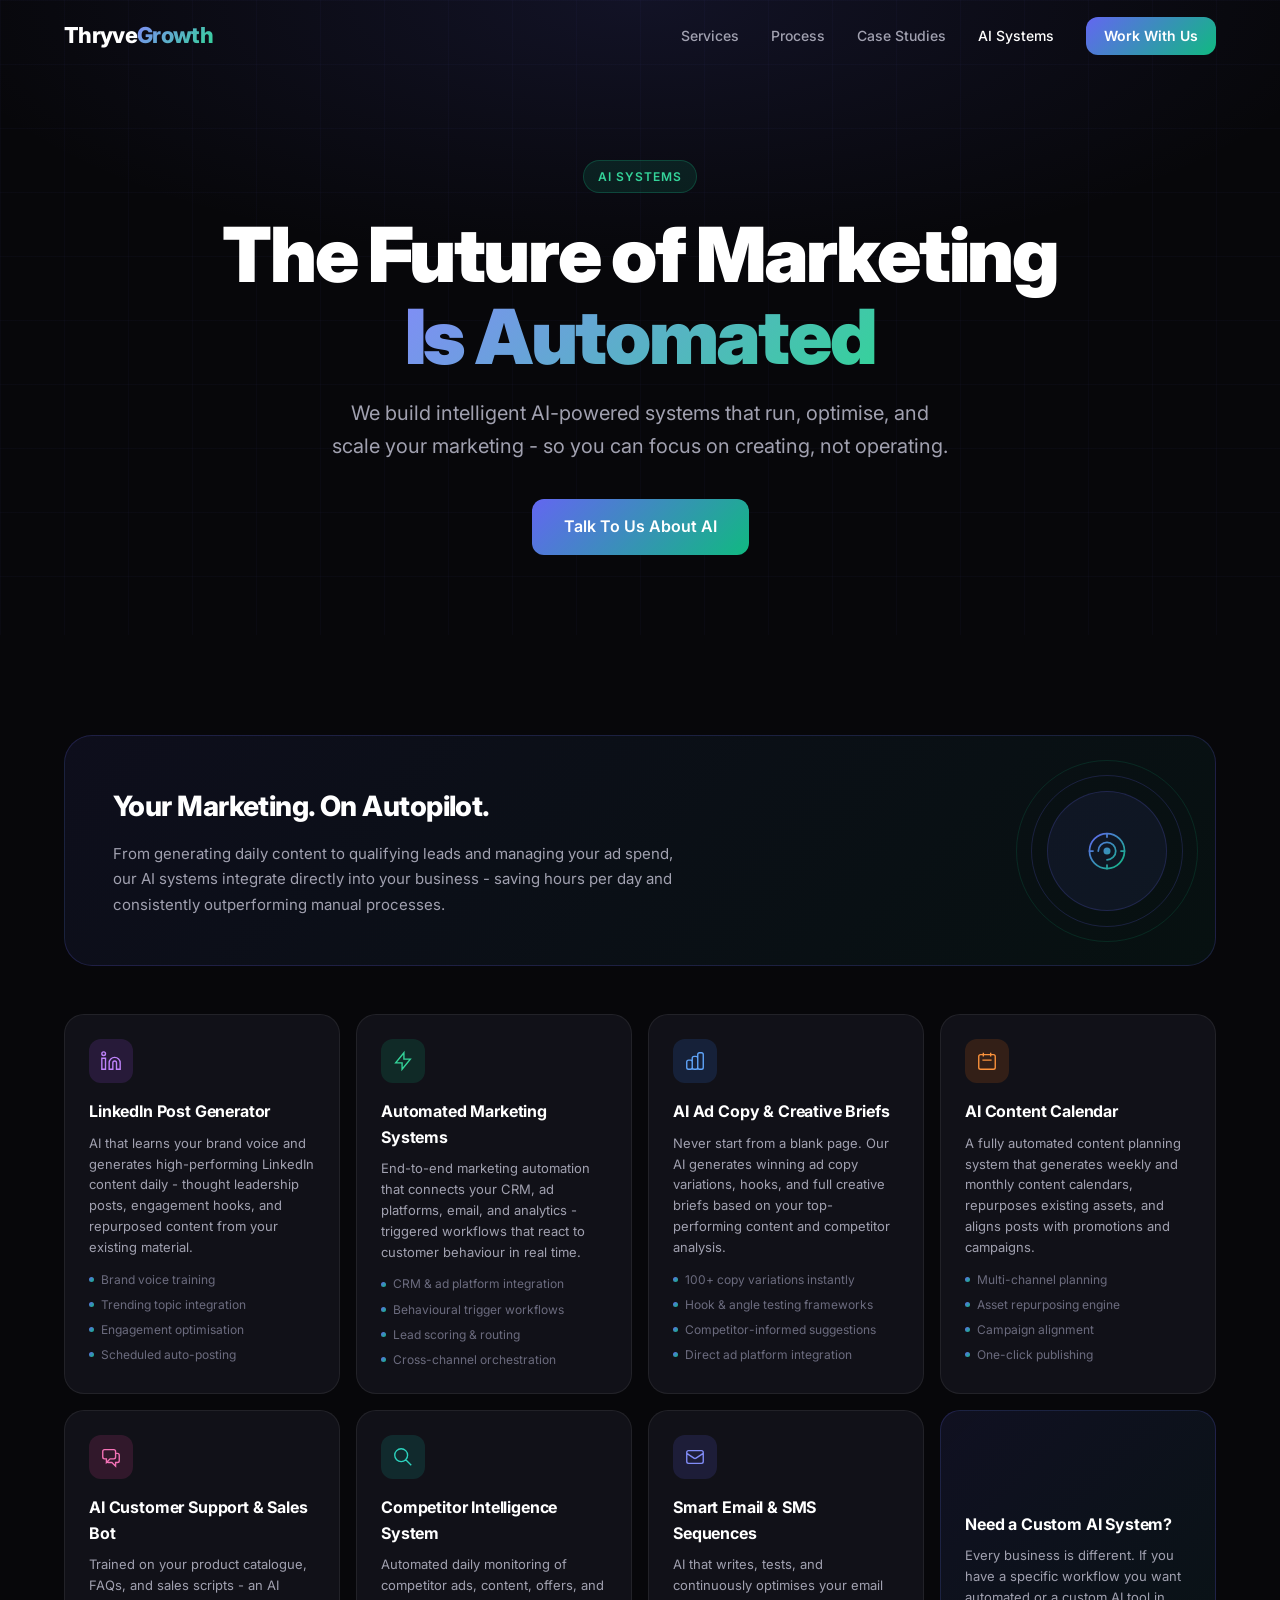
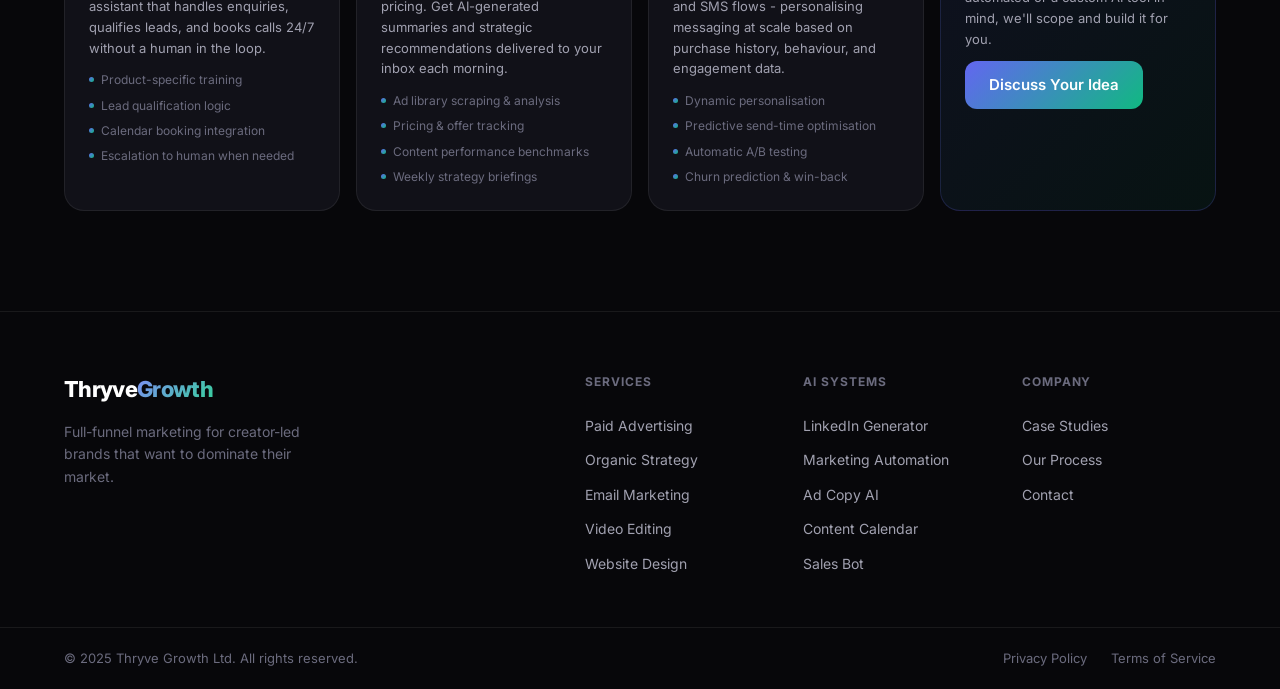
<file: ai-systems.html>
<!DOCTYPE html>
<html lang="en">
<head>
  <meta charset="UTF-8" />
  <meta name="viewport" content="width=device-width, initial-scale=1.0" />
  <title>AI Systems - Thryve Growth</title>
  <meta name="description" content="Thryve Growth builds intelligent AI-powered marketing systems - LinkedIn post generators, automated marketing workflows, ad copy AI, and more." />
  <link rel="preconnect" href="https://fonts.googleapis.com" />
  <link rel="preconnect" href="https://fonts.gstatic.com" crossorigin />
  <link href="https://fonts.googleapis.com/css2?family=Inter:wght@300;400;500;600;700;800;900&display=swap" rel="stylesheet" />
  <link rel="icon" type="image/svg+xml" href="favicon.svg" />
  <link rel="apple-touch-icon" href="favicon-on-white-512.png" />
  <link rel="stylesheet" href="style.css" />
</head>
<body>

  <!-- NAV -->
  <header class="nav-header scrolled" id="nav">
    <div class="container nav-inner">
      <a href="index.html" class="logo">
        <span class="logo-thryve">Thryve</span><span class="logo-growth">Growth</span>
      </a>
      <nav class="nav-links">
        <a href="index.html#services">Services</a>
        <a href="index.html#process">Process</a>
        <a href="index.html#case-studies">Case Studies</a>
        <a href="ai-systems.html" style="color:#fff;">AI Systems</a>
        <a href="index.html#contact" class="btn btn-primary btn-sm">Work With Us</a>
      </nav>
      <button class="nav-hamburger" id="hamburger" aria-label="Menu">
        <span></span><span></span><span></span>
      </button>
    </div>
    <div class="nav-mobile" id="navMobile">
      <a href="index.html#services">Services</a>
      <a href="index.html#process">Process</a>
      <a href="index.html#case-studies">Case Studies</a>
      <a href="ai-systems.html">AI Systems</a>
      <a href="index.html#contact" class="btn btn-primary">Work With Us</a>
    </div>
  </header>

  <!-- PAGE HERO -->
  <section class="ai-page-hero">
    <div class="hero-bg-grid"></div>
    <div class="container ai-page-hero-inner">
      <div class="section-badge section-badge--ai">AI Systems</div>
      <h1 class="hero-title">
        The Future of Marketing<br />
        <span class="gradient-text">Is Automated</span>
      </h1>
      <p class="hero-subtitle">
        We build intelligent AI-powered systems that run, optimise, and scale your marketing - so you can focus on creating, not operating.
      </p>
      <a href="index.html#contact" class="btn btn-primary btn-lg">Talk To Us About AI</a>
    </div>
  </section>

  <!-- AI SYSTEMS -->
  <section class="ai-systems section" id="ai-systems" style="background: var(--bg);">
    <div class="container">

      <div class="ai-hero-callout">
        <div class="ai-hero-text">
          <h3>Your Marketing. On Autopilot.</h3>
          <p>From generating daily content to qualifying leads and managing your ad spend, our AI systems integrate directly into your business - saving hours per day and consistently outperforming manual processes.</p>
        </div>
        <div class="ai-hero-visual">
          <div class="ai-pulse-ring"></div>
          <div class="ai-brain-icon">
            <svg viewBox="0 0 64 64" fill="none"><circle cx="32" cy="32" r="20" stroke="url(#grad1)" stroke-width="2"/><path d="M22 32c0-5.523 4.477-10 10-10s10 4.477 10 10-4.477 10-10 10" stroke="url(#grad1)" stroke-width="2" stroke-linecap="round"/><circle cx="32" cy="32" r="4" fill="url(#grad1)"/><path d="M32 12v4M32 48v4M12 32h4M48 32h4" stroke="url(#grad1)" stroke-width="2" stroke-linecap="round"/><defs><linearGradient id="grad1" x1="12" y1="12" x2="52" y2="52" gradientUnits="userSpaceOnUse"><stop stop-color="#6366f1"/><stop offset="1" stop-color="#10b981"/></linearGradient></defs></svg>
          </div>
        </div>
      </div>

      <div class="ai-grid">

        <div class="ai-card">
          <div class="ai-card-icon ai-icon--purple">
            <svg viewBox="0 0 24 24" fill="none" stroke="currentColor" stroke-width="1.5"><path d="M16 8a6 6 0 016 6v7h-4v-7a2 2 0 00-2-2 2 2 0 00-2 2v7h-4v-7a6 6 0 016-6zM2 9h4v12H2z"/><circle cx="4" cy="4" r="2"/></svg>
          </div>
          <div class="ai-card-body">
            <h3>LinkedIn Post Generator</h3>
            <p>AI that learns your brand voice and generates high-performing LinkedIn content daily - thought leadership posts, engagement hooks, and repurposed content from your existing material.</p>
            <ul class="ai-features">
              <li>Brand voice training</li>
              <li>Trending topic integration</li>
              <li>Engagement optimisation</li>
              <li>Scheduled auto-posting</li>
            </ul>
          </div>
        </div>

        <div class="ai-card">
          <div class="ai-card-icon ai-icon--green">
            <svg viewBox="0 0 24 24" fill="none" stroke="currentColor" stroke-width="1.5"><path d="M13 10V3L4 14h7v7l9-11h-7z"/></svg>
          </div>
          <div class="ai-card-body">
            <h3>Automated Marketing Systems</h3>
            <p>End-to-end marketing automation that connects your CRM, ad platforms, email, and analytics - triggered workflows that react to customer behaviour in real time.</p>
            <ul class="ai-features">
              <li>CRM & ad platform integration</li>
              <li>Behavioural trigger workflows</li>
              <li>Lead scoring & routing</li>
              <li>Cross-channel orchestration</li>
            </ul>
          </div>
        </div>

        <div class="ai-card">
          <div class="ai-card-icon ai-icon--blue">
            <svg viewBox="0 0 24 24" fill="none" stroke="currentColor" stroke-width="1.5"><path d="M9 19v-6a2 2 0 00-2-2H5a2 2 0 00-2 2v6a2 2 0 002 2h2a2 2 0 002-2zm0 0V9a2 2 0 012-2h2a2 2 0 012 2v10m-6 0a2 2 0 002 2h2a2 2 0 002-2m0 0V5a2 2 0 012-2h2a2 2 0 012 2v14a2 2 0 01-2 2h-2a2 2 0 01-2-2z"/></svg>
          </div>
          <div class="ai-card-body">
            <h3>AI Ad Copy & Creative Briefs</h3>
            <p>Never start from a blank page. Our AI generates winning ad copy variations, hooks, and full creative briefs based on your top-performing content and competitor analysis.</p>
            <ul class="ai-features">
              <li>100+ copy variations instantly</li>
              <li>Hook & angle testing frameworks</li>
              <li>Competitor-informed suggestions</li>
              <li>Direct ad platform integration</li>
            </ul>
          </div>
        </div>

        <div class="ai-card">
          <div class="ai-card-icon ai-icon--orange">
            <svg viewBox="0 0 24 24" fill="none" stroke="currentColor" stroke-width="1.5"><path d="M8 7V3m8 4V3m-9 8h10M5 21h14a2 2 0 002-2V7a2 2 0 00-2-2H5a2 2 0 00-2 2v12a2 2 0 002 2z"/></svg>
          </div>
          <div class="ai-card-body">
            <h3>AI Content Calendar</h3>
            <p>A fully automated content planning system that generates weekly and monthly content calendars, repurposes existing assets, and aligns posts with promotions and campaigns.</p>
            <ul class="ai-features">
              <li>Multi-channel planning</li>
              <li>Asset repurposing engine</li>
              <li>Campaign alignment</li>
              <li>One-click publishing</li>
            </ul>
          </div>
        </div>

        <div class="ai-card">
          <div class="ai-card-icon ai-icon--pink">
            <svg viewBox="0 0 24 24" fill="none" stroke="currentColor" stroke-width="1.5"><path d="M17 8h2a2 2 0 012 2v6a2 2 0 01-2 2h-2v4l-4-4H9a1.994 1.994 0 01-1.414-.586m0 0L11 14h4a2 2 0 002-2V6a2 2 0 00-2-2H5a2 2 0 00-2 2v6a2 2 0 002 2h2v4l.586-.586z"/></svg>
          </div>
          <div class="ai-card-body">
            <h3>AI Customer Support & Sales Bot</h3>
            <p>Trained on your product catalogue, FAQs, and sales scripts - an AI assistant that handles enquiries, qualifies leads, and books calls 24/7 without a human in the loop.</p>
            <ul class="ai-features">
              <li>Product-specific training</li>
              <li>Lead qualification logic</li>
              <li>Calendar booking integration</li>
              <li>Escalation to human when needed</li>
            </ul>
          </div>
        </div>

        <div class="ai-card">
          <div class="ai-card-icon ai-icon--teal">
            <svg viewBox="0 0 24 24" fill="none" stroke="currentColor" stroke-width="1.5"><path d="M21 21l-6-6m2-5a7 7 0 11-14 0 7 7 0 0114 0z"/></svg>
          </div>
          <div class="ai-card-body">
            <h3>Competitor Intelligence System</h3>
            <p>Automated daily monitoring of competitor ads, content, offers, and pricing. Get AI-generated summaries and strategic recommendations delivered to your inbox each morning.</p>
            <ul class="ai-features">
              <li>Ad library scraping & analysis</li>
              <li>Pricing & offer tracking</li>
              <li>Content performance benchmarks</li>
              <li>Weekly strategy briefings</li>
            </ul>
          </div>
        </div>

        <div class="ai-card">
          <div class="ai-card-icon ai-icon--indigo">
            <svg viewBox="0 0 24 24" fill="none" stroke="currentColor" stroke-width="1.5"><path d="M3 8l7.89 5.26a2 2 0 002.22 0L21 8M5 19h14a2 2 0 002-2V7a2 2 0 00-2-2H5a2 2 0 00-2 2v10a2 2 0 002 2z"/></svg>
          </div>
          <div class="ai-card-body">
            <h3>Smart Email & SMS Sequences</h3>
            <p>AI that writes, tests, and continuously optimises your email and SMS flows - personalising messaging at scale based on purchase history, behaviour, and engagement data.</p>
            <ul class="ai-features">
              <li>Dynamic personalisation</li>
              <li>Predictive send-time optimisation</li>
              <li>Automatic A/B testing</li>
              <li>Churn prediction & win-back</li>
            </ul>
          </div>
        </div>

        <div class="ai-card ai-card--cta">
          <div class="ai-card-body">
            <h3>Need a Custom AI System?</h3>
            <p>Every business is different. If you have a specific workflow you want automated or a custom AI tool in mind, we'll scope and build it for you.</p>
            <a href="index.html#contact" class="btn btn-primary">Discuss Your Idea</a>
          </div>
        </div>

      </div>
    </div>
  </section>

  <!-- FOOTER -->
  <footer class="footer">
    <div class="container footer-inner">
      <div class="footer-brand">
        <a href="index.html" class="logo">
          <span class="logo-thryve">Thryve</span><span class="logo-growth">Growth</span>
        </a>
        <p>Full-funnel marketing for creator-led brands that want to dominate their market.</p>
      </div>
      <div class="footer-links">
        <div class="footer-col">
          <h4>Services</h4>
          <a href="index.html#services">Paid Advertising</a>
          <a href="index.html#services">Organic Strategy</a>
          <a href="index.html#services">Email Marketing</a>
          <a href="index.html#services">Video Editing</a>
          <a href="index.html#services">Website Design</a>
        </div>
        <div class="footer-col">
          <h4>AI Systems</h4>
          <a href="ai-systems.html">LinkedIn Generator</a>
          <a href="ai-systems.html">Marketing Automation</a>
          <a href="ai-systems.html">Ad Copy AI</a>
          <a href="ai-systems.html">Content Calendar</a>
          <a href="ai-systems.html">Sales Bot</a>
        </div>
        <div class="footer-col">
          <h4>Company</h4>
          <a href="index.html#case-studies">Case Studies</a>
          <a href="index.html#process">Our Process</a>
          <a href="index.html#contact">Contact</a>
        </div>
      </div>
    </div>
    <div class="footer-bottom">
      <div class="container">
        <span>© 2025 Thryve Growth Ltd. All rights reserved.</span>
        <div class="footer-bottom-links">
          <a href="#">Privacy Policy</a>
          <a href="#">Terms of Service</a>
        </div>
      </div>
    </div>
  </footer>

  <script src="script.js"></script>
  <style>
    .ai-page-hero {
      position: relative;
      padding: 160px 0 80px;
      overflow: hidden;
      background: var(--bg);
    }
    .ai-page-hero-inner {
      position: relative;
      z-index: 1;
      text-align: center;
    }
    .ai-page-hero-inner .section-badge {
      display: inline-flex;
    }
    .ai-page-hero-inner .hero-title {
      margin-bottom: 20px;
    }
    .ai-page-hero-inner .hero-subtitle {
      margin-bottom: 36px;
    }
  </style>
</body>
</html>
</file>
<file: style.css>
/* ============================================================
   THRYVE GROWTH — Main Stylesheet
   ============================================================ */

/* ── Reset & Base ─────────────────────────────────────────── */
*, *::before, *::after { box-sizing: border-box; margin: 0; padding: 0; }

:root {
  --bg:         #07070a;
  --bg-2:       #0e0e14;
  --bg-3:       #141420;
  --bg-card:    #111118;
  --bg-card-2:  #17171f;
  --border:     rgba(255,255,255,0.07);
  --border-2:   rgba(255,255,255,0.12);

  --white:      #ffffff;
  --gray-1:     #f5f5f7;
  --gray-2:     #a1a1b0;
  --gray-3:     #6b6b7e;

  --indigo:     #6366f1;
  --indigo-light: #818cf8;
  --green:      #10b981;
  --green-light: #34d399;

  --gradient:   linear-gradient(135deg, #6366f1 0%, #10b981 100%);
  --gradient-text: linear-gradient(135deg, #818cf8 0%, #34d399 100%);

  --radius-sm:  8px;
  --radius:     12px;
  --radius-lg:  20px;
  --radius-xl:  28px;

  --shadow-sm:  0 1px 3px rgba(0,0,0,0.4);
  --shadow:     0 4px 24px rgba(0,0,0,0.5);
  --shadow-lg:  0 12px 48px rgba(0,0,0,0.6);
  --glow:       0 0 40px rgba(99,102,241,0.15);

  --font: 'Inter', -apple-system, BlinkMacSystemFont, sans-serif;
  --transition: 0.2s ease;
}

html { scroll-behavior: smooth; }

body {
  font-family: var(--font);
  background: var(--bg);
  color: var(--gray-1);
  line-height: 1.6;
  -webkit-font-smoothing: antialiased;
}

.container {
  max-width: 1200px;
  margin: 0 auto;
  padding: 0 24px;
}

a { text-decoration: none; color: inherit; transition: color var(--transition); }
img { display: block; max-width: 100%; }

/* ── Typography ───────────────────────────────────────────── */
.gradient-text {
  background: var(--gradient-text);
  -webkit-background-clip: text;
  -webkit-text-fill-color: transparent;
  background-clip: text;
}

.section-badge {
  display: inline-flex;
  align-items: center;
  gap: 8px;
  background: rgba(99,102,241,0.12);
  border: 1px solid rgba(99,102,241,0.25);
  color: var(--indigo-light);
  font-size: 12px;
  font-weight: 600;
  letter-spacing: 0.08em;
  text-transform: uppercase;
  padding: 6px 14px;
  border-radius: 100px;
  margin-bottom: 20px;
}

.section-badge--ai {
  background: rgba(16,185,129,0.12);
  border-color: rgba(16,185,129,0.25);
  color: var(--green-light);
}

.section-header {
  text-align: center;
  max-width: 680px;
  margin: 0 auto 64px;
}

.section-title {
  font-size: clamp(32px, 5vw, 48px);
  font-weight: 800;
  line-height: 1.15;
  color: var(--white);
  margin-bottom: 16px;
  letter-spacing: -0.02em;
}

.section-subtitle {
  font-size: 17px;
  color: var(--gray-2);
  line-height: 1.7;
}

/* ── Buttons ──────────────────────────────────────────────── */
.btn {
  display: inline-flex;
  align-items: center;
  justify-content: center;
  gap: 8px;
  font-family: var(--font);
  font-weight: 600;
  border-radius: var(--radius);
  cursor: pointer;
  transition: all var(--transition);
  border: none;
  text-decoration: none;
}

.btn-primary {
  background: var(--gradient);
  color: var(--white);
  padding: 12px 24px;
  font-size: 15px;
}

.btn-primary:hover {
  opacity: 0.88;
  transform: translateY(-1px);
  box-shadow: 0 8px 24px rgba(99,102,241,0.35);
}

.btn-ghost {
  background: rgba(255,255,255,0.06);
  color: var(--gray-1);
  padding: 12px 24px;
  font-size: 15px;
  border: 1px solid var(--border-2);
}

.btn-ghost:hover {
  background: rgba(255,255,255,0.1);
  border-color: rgba(255,255,255,0.2);
  transform: translateY(-1px);
}

.btn-sm { padding: 8px 18px; font-size: 14px; }
.btn-lg { padding: 15px 32px; font-size: 16px; }
.btn-full { width: 100%; }

/* ── Section spacing ──────────────────────────────────────── */
.section { padding: 100px 0; }


/* ============================================================
   NAVIGATION
   ============================================================ */
.nav-header {
  position: fixed;
  top: 0; left: 0; right: 0;
  z-index: 1000;
  padding: 0;
  transition: background var(--transition), box-shadow var(--transition);
}

.nav-header.scrolled {
  background: rgba(7,7,10,0.92);
  backdrop-filter: blur(20px);
  -webkit-backdrop-filter: blur(20px);
  border-bottom: 1px solid var(--border);
  box-shadow: var(--shadow-sm);
}

.nav-inner {
  display: flex;
  align-items: center;
  justify-content: space-between;
  height: 72px;
}

.logo {
  font-size: 22px;
  font-weight: 800;
  letter-spacing: -0.03em;
}

.logo-thryve { color: var(--white); }
.logo-growth {
  background: var(--gradient-text);
  -webkit-background-clip: text;
  -webkit-text-fill-color: transparent;
  background-clip: text;
}

.nav-links {
  display: flex;
  align-items: center;
  gap: 32px;
}

.nav-links a:not(.btn) {
  font-size: 14px;
  font-weight: 500;
  color: var(--gray-2);
  transition: color var(--transition);
}

.nav-links a:not(.btn):hover { color: var(--white); }

.nav-hamburger {
  display: none;
  flex-direction: column;
  gap: 5px;
  background: none;
  border: none;
  cursor: pointer;
  padding: 4px;
}

.nav-hamburger span {
  display: block;
  width: 22px;
  height: 2px;
  background: var(--gray-1);
  border-radius: 2px;
  transition: transform var(--transition), opacity var(--transition);
}

.nav-mobile {
  display: none;
  flex-direction: column;
  gap: 4px;
  padding: 16px 24px 24px;
  background: rgba(7,7,10,0.97);
  border-top: 1px solid var(--border);
}

.nav-mobile a {
  font-size: 16px;
  font-weight: 500;
  color: var(--gray-2);
  padding: 10px 0;
  border-bottom: 1px solid var(--border);
}

.nav-mobile a:last-child {
  border-bottom: none;
  margin-top: 8px;
  text-align: center;
}

.nav-mobile.open { display: flex; }

@media (max-width: 768px) {
  .nav-links { display: none; }
  .nav-hamburger { display: flex; }
}


/* ============================================================
   HERO
   ============================================================ */
.hero {
  position: relative;
  min-height: 100vh;
  display: flex;
  align-items: center;
  padding: 120px 0 80px;
  overflow: hidden;
}

.hero-bg-grid {
  position: absolute;
  inset: 0;
  background-image:
    linear-gradient(rgba(99,102,241,0.03) 1px, transparent 1px),
    linear-gradient(90deg, rgba(99,102,241,0.03) 1px, transparent 1px);
  background-size: 64px 64px;
  pointer-events: none;
}

.hero-bg-grid::before {
  content: '';
  position: absolute;
  inset: 0;
  background: radial-gradient(ellipse 80% 60% at 50% 0%, rgba(99,102,241,0.12) 0%, transparent 70%);
}

.hero-inner {
  position: relative;
  text-align: center;
  z-index: 1;
}

.hero-badge {
  display: inline-flex;
  align-items: center;
  gap: 8px;
  background: rgba(99,102,241,0.1);
  border: 1px solid rgba(99,102,241,0.2);
  color: var(--indigo-light);
  font-size: 13px;
  font-weight: 600;
  letter-spacing: 0.06em;
  text-transform: uppercase;
  padding: 7px 16px;
  border-radius: 100px;
  margin-bottom: 28px;
}

.hero-title {
  font-size: clamp(42px, 7vw, 76px);
  font-weight: 900;
  line-height: 1.08;
  letter-spacing: -0.03em;
  color: var(--white);
  margin-bottom: 24px;
}

.hero-subtitle {
  font-size: clamp(17px, 2.5vw, 20px);
  color: var(--gray-2);
  max-width: 620px;
  margin: 0 auto 40px;
  line-height: 1.65;
}

.hero-cta {
  display: flex;
  gap: 14px;
  justify-content: center;
  flex-wrap: wrap;
  margin-bottom: 72px;
}

.hero-stats {
  display: flex;
  align-items: center;
  justify-content: center;
  gap: 0;
  flex-wrap: wrap;
  background: rgba(255,255,255,0.03);
  border: 1px solid var(--border);
  border-radius: var(--radius-lg);
  padding: 28px 40px;
  gap: 0;
  max-width: 800px;
  margin: 0 auto;
}

.stat {
  display: flex;
  flex-direction: column;
  align-items: center;
  padding: 0 40px;
}

.stat-number {
  font-size: 32px;
  font-weight: 800;
  letter-spacing: -0.03em;
  background: var(--gradient-text);
  -webkit-background-clip: text;
  -webkit-text-fill-color: transparent;
  background-clip: text;
}

.stat-label {
  font-size: 13px;
  color: var(--gray-3);
  font-weight: 500;
  margin-top: 2px;
}

.stat-divider {
  width: 1px;
  height: 40px;
  background: var(--border-2);
}

.hero-scroll-indicator {
  position: absolute;
  bottom: 32px;
  left: 50%;
  transform: translateX(-50%);
  display: flex;
  flex-direction: column;
  align-items: center;
  gap: 8px;
  color: var(--gray-3);
  font-size: 11px;
  font-weight: 500;
  letter-spacing: 0.1em;
  text-transform: uppercase;
}

.scroll-line {
  width: 1px;
  height: 32px;
  background: linear-gradient(to bottom, var(--gray-3), transparent);
  animation: scrollBounce 1.8s ease-in-out infinite;
}

@keyframes scrollBounce {
  0%, 100% { transform: scaleY(1); opacity: 1; }
  50% { transform: scaleY(0.6); opacity: 0.4; }
}

@media (max-width: 640px) {
  .stat { padding: 16px 20px; }
  .stat-divider { display: none; }
  .hero-stats { gap: 0; padding: 20px; }
}


/* ============================================================
   TRUSTED BY
   ============================================================ */
.trusted-by {
  padding: 32px 0 40px;
  border-top: 1px solid var(--border);
  border-bottom: 1px solid var(--border);
  background: var(--bg-2);
}

.trusted-label {
  text-align: center;
  font-size: 12px;
  font-weight: 600;
  letter-spacing: 0.1em;
  text-transform: uppercase;
  color: var(--gray-3);
  margin-bottom: 20px;
}

.trusted-logos {
  display: flex;
  justify-content: center;
  align-items: center;
  flex-wrap: wrap;
  gap: 12px 32px;
}

.trusted-logo {
  font-size: 15px;
  font-weight: 700;
  color: var(--gray-3);
  letter-spacing: -0.01em;
  transition: color var(--transition);
  cursor: default;
}

.trusted-logo:hover { color: var(--gray-1); }


/* ============================================================
   SERVICES
   ============================================================ */
.services { background: var(--bg); }

.services-grid {
  display: grid;
  grid-template-columns: repeat(3, 1fr);
  gap: 20px;
}

.service-card {
  background: var(--bg-card);
  border: 1px solid var(--border);
  border-radius: var(--radius-lg);
  padding: 32px;
  position: relative;
  transition: border-color var(--transition), transform var(--transition), box-shadow var(--transition);
}

.service-card:hover {
  border-color: rgba(99,102,241,0.3);
  transform: translateY(-4px);
  box-shadow: var(--glow), var(--shadow);
}

.service-card--featured {
  background: linear-gradient(135deg, rgba(99,102,241,0.08) 0%, rgba(16,185,129,0.05) 100%);
  border-color: rgba(99,102,241,0.25);
}

.service-card--featured:hover {
  border-color: rgba(99,102,241,0.45);
}

.service-icon {
  width: 48px;
  height: 48px;
  background: rgba(99,102,241,0.12);
  border-radius: var(--radius);
  display: flex;
  align-items: center;
  justify-content: center;
  margin-bottom: 20px;
}

.service-icon svg {
  width: 24px;
  height: 24px;
  stroke: var(--indigo-light);
}

.service-card h3 {
  font-size: 19px;
  font-weight: 700;
  color: var(--white);
  margin-bottom: 10px;
  letter-spacing: -0.01em;
}

.service-card p {
  font-size: 14px;
  color: var(--gray-2);
  line-height: 1.65;
  margin-bottom: 20px;
}

.service-list {
  list-style: none;
  display: flex;
  flex-direction: column;
  gap: 8px;
}

.service-list li {
  font-size: 13px;
  color: var(--gray-2);
  display: flex;
  align-items: center;
  gap: 8px;
}

.service-list li::before {
  content: '';
  display: block;
  width: 6px;
  height: 6px;
  border-radius: 50%;
  background: var(--gradient);
  flex-shrink: 0;
}

.service-tag {
  position: absolute;
  top: 20px;
  right: 20px;
  background: var(--gradient);
  color: var(--white);
  font-size: 11px;
  font-weight: 700;
  letter-spacing: 0.06em;
  text-transform: uppercase;
  padding: 4px 10px;
  border-radius: 100px;
}

@media (max-width: 1024px) {
  .services-grid { grid-template-columns: repeat(2, 1fr); }
}

@media (max-width: 640px) {
  .services-grid { grid-template-columns: 1fr; }
}


/* ============================================================
   PROCESS
   ============================================================ */
.process { background: var(--bg-2); }

/* ── Process carousel layout ─────────────────────────────── */
.process {
  height: calc(100vh + 4 * 75vh);
  padding: 0;
}

.process-sticky {
  position: sticky;
  top: 0;
  height: 100vh;
  display: flex;
  align-items: center;
  padding: var(--section-padding) 0;
}

.process-layout {
  display: grid;
  grid-template-columns: 1fr 1fr;
  gap: 80px;
  align-items: center;
  min-height: 380px;
}

.process-static {
  display: flex;
  flex-direction: column;
  gap: 20px;
}

.process-static .section-title {
  font-size: clamp(28px, 4vw, 44px);
  margin-bottom: 0;
}

.process-static .section-subtitle {
  margin-bottom: 0;
}

.process-dots {
  display: flex;
  gap: 10px;
  margin-top: 8px;
}

.process-dot {
  width: 10px;
  height: 10px;
  border-radius: 50%;
  border: none;
  background: rgba(255,255,255,0.15);
  cursor: pointer;
  transition: background 0.3s, transform 0.3s;
  padding: 0;
}

.process-dot.active {
  background: var(--indigo);
  transform: scale(1.3);
}

.process-carousel {
  position: relative;
  height: 280px;
}

.process-slide {
  position: absolute;
  inset: 0;
  display: flex;
  flex-direction: column;
  justify-content: center;
  gap: 16px;
  opacity: 0;
  transform: translateY(24px);
  transition: opacity 0.5s ease, transform 0.5s ease;
  pointer-events: none;
}

.process-slide.active {
  opacity: 1;
  transform: translateY(0);
  pointer-events: auto;
}

.slide-number {
  font-size: clamp(80px, 12vw, 140px);
  font-weight: 900;
  line-height: 1;
  letter-spacing: -0.04em;
  background: var(--gradient-text);
  -webkit-background-clip: text;
  -webkit-text-fill-color: transparent;
  background-clip: text;
}

.slide-title {
  font-size: clamp(28px, 4vw, 48px);
  font-weight: 800;
  color: var(--white);
  letter-spacing: -0.02em;
}

.slide-progress {
  width: 100%;
  height: 2px;
  background: rgba(255,255,255,0.08);
  border-radius: 2px;
  overflow: hidden;
  margin-top: 8px;
}

.slide-progress-bar {
  height: 100%;
  width: 0%;
  background: var(--gradient);
  border-radius: 2px;
}

.slide-progress-bar {
  transition: width 0.1s linear;
}

@media (max-width: 900px) {
  .process {
    height: calc(100vh + 4 * 60vh);
  }
  .process-layout {
    grid-template-columns: 1fr;
    gap: 48px;
    min-height: auto;
  }
  .process-carousel {
    height: 220px;
  }
  .slide-number {
    font-size: clamp(64px, 18vw, 100px);
  }
  .slide-title {
    font-size: clamp(24px, 6vw, 36px);
  }
}

@media (max-width: 480px) {
  .process {
    height: calc(100vh + 4 * 50vh);
  }
  .process-carousel {
    height: 200px;
  }
}


/* ============================================================
   CASE STUDIES
   ============================================================ */
.case-studies { background: var(--bg); }

.cs-tabs {
  display: flex;
  gap: 8px;
  justify-content: center;
  margin-bottom: 48px;
  flex-wrap: wrap;
}

.cs-tab {
  background: rgba(255,255,255,0.04);
  border: 1px solid var(--border);
  color: var(--gray-2);
  font-family: var(--font);
  font-size: 14px;
  font-weight: 600;
  padding: 10px 24px;
  border-radius: 100px;
  cursor: pointer;
  transition: all var(--transition);
}

.cs-tab.active,
.cs-tab:hover {
  background: rgba(99,102,241,0.12);
  border-color: rgba(99,102,241,0.3);
  color: var(--white);
}

.cs-panel { display: none; }
.cs-panel.active { display: block; }

.cs-grid {
  display: grid;
  grid-template-columns: repeat(3, 1fr);
  gap: 20px;
}

.cs-grid--single {
  grid-template-columns: 1fr;
  max-width: 800px;
  margin: 0 auto;
}

.cs-grid--five {
  grid-template-columns: repeat(6, 1fr);
}

.cs-grid--five > .cs-card {
  grid-column: span 2;
}

.cs-grid--five > .cs-card:nth-child(4) {
  grid-column: 2 / span 2;
}

.cs-grid--five > .cs-card:nth-child(5) {
  grid-column: 4 / span 2;
}

.cs-swipe-hint {
  display: none;
  text-align: center;
  font-size: 12px;
  font-weight: 600;
  color: var(--gray-3);
  margin-bottom: 16px;
}

@media (max-width: 1024px) {
  .cs-grid--five {
    grid-template-columns: repeat(2, 1fr);
  }
  .cs-grid--five > .cs-card,
  .cs-grid--five > .cs-card:nth-child(4),
  .cs-grid--five > .cs-card:nth-child(5) {
    grid-column: span 1;
  }
}

@media (max-width: 640px) {
  .cs-swipe-hint { display: block; }

  .cs-grid--five {
    display: flex;
    grid-template-columns: unset;
    overflow-x: auto;
    scroll-snap-type: x mandatory;
    -webkit-overflow-scrolling: touch;
    scrollbar-width: none;
    gap: 16px;
    margin: 0 -24px;
    padding: 4px 24px 12px;
  }

  .cs-grid--five::-webkit-scrollbar { display: none; }

  .cs-grid--five > .cs-card,
  .cs-grid--five > .cs-card:nth-child(4),
  .cs-grid--five > .cs-card:nth-child(5) {
    grid-column: unset;
    flex: 0 0 85%;
    scroll-snap-align: center;
  }
}

.cs-card {
  background: var(--bg-card);
  border: 1px solid var(--border);
  border-radius: var(--radius-lg);
  padding: 28px;
  transition: border-color var(--transition), transform var(--transition), box-shadow var(--transition);
}

.cs-card:hover {
  border-color: rgba(99,102,241,0.3);
  transform: translateY(-3px);
  box-shadow: var(--shadow);
}

.cs-card--featured {
  background: linear-gradient(135deg, rgba(99,102,241,0.07) 0%, rgba(16,185,129,0.04) 100%);
  border-color: rgba(99,102,241,0.2);
}

.cs-card-img {
  width: calc(100% + 48px);
  margin: -24px -24px 20px;
  aspect-ratio: 1 / 1;
  overflow: hidden;
  border-radius: var(--radius) var(--radius) 0 0;
}

.cs-card-img img {
  width: 100%;
  height: 100%;
  object-fit: cover;
  object-position: center top;
  display: block;
  transition: transform 0.4s ease;
}

.cs-card:hover .cs-card-img img {
  transform: scale(1.04);
}

.cs-card-img img[src=""] ,
.cs-card-img img:not([src]) {
  display: none;
}

.cs-card--wide { max-width: 100%; }

.cs-card-header {
  display: flex;
  align-items: center;
  gap: 14px;
  margin-bottom: 16px;
}

.cs-avatar {
  width: 48px;
  height: 48px;
  border-radius: var(--radius);
  display: flex;
  align-items: center;
  justify-content: center;
  font-size: 14px;
  font-weight: 800;
  flex-shrink: 0;
  letter-spacing: -0.02em;
}

.cs-avatar--pink   { background: rgba(236, 72, 153, 0.15); color: #f472b6; }
.cs-avatar--blue   { background: rgba(59, 130, 246, 0.15); color: #60a5fa; }
.cs-avatar--purple { background: rgba(168, 85, 247, 0.15); color: #c084fc; }
.cs-avatar--orange { background: rgba(249, 115, 22, 0.15); color: #fb923c; }
.cs-avatar--teal   { background: rgba(20, 184, 166, 0.15); color: #2dd4bf; }
.cs-avatar--green  { background: rgba(16, 185, 129, 0.15); color: #34d399; }
.cs-avatar--gold   { background: rgba(245, 158, 11, 0.15); color: #fbbf24; }

.cs-name {
  font-size: 17px;
  font-weight: 700;
  color: var(--white);
  letter-spacing: -0.01em;
  margin-bottom: 2px;
}

.cs-category {
  font-size: 12px;
  color: var(--gray-3);
  font-weight: 500;
}

.cs-description {
  font-size: 14px;
  color: var(--gray-2);
  line-height: 1.65;
  margin-bottom: 20px;
}

.cs-metrics {
  display: grid;
  grid-template-columns: repeat(3, 1fr);
  gap: 12px;
  margin-bottom: 20px;
}

.cs-metrics--wide {
  grid-template-columns: repeat(4, 1fr);
}

.cs-metrics--2col {
  grid-template-columns: repeat(2, 1fr);
}

.cs-metric {
  background: rgba(255,255,255,0.03);
  border: 1px solid var(--border);
  border-radius: var(--radius);
  padding: 12px;
  text-align: center;
}

.cs-metric-value {
  display: block;
  font-size: 22px;
  font-weight: 800;
  letter-spacing: -0.02em;
  background: var(--gradient-text);
  -webkit-background-clip: text;
  -webkit-text-fill-color: transparent;
  background-clip: text;
}

.cs-metric-label {
  display: block;
  font-size: 11px;
  color: var(--gray-3);
  font-weight: 500;
  margin-top: 2px;
}

.cs-services-used {
  display: flex;
  flex-wrap: wrap;
  gap: 6px;
}

.cs-services-used span {
  background: rgba(99,102,241,0.1);
  border: 1px solid rgba(99,102,241,0.2);
  color: var(--indigo-light);
  font-size: 11px;
  font-weight: 600;
  padding: 3px 10px;
  border-radius: 100px;
}

/* ── Case study charts ────────────────────────────────────── */
.cs-chart-block { margin-bottom: 20px; }

.cs-chart-heading {
  display: flex;
  justify-content: space-between;
  align-items: baseline;
  margin-bottom: 6px;
}

.cs-chart-title {
  font-size: 11px;
  font-weight: 600;
  color: var(--gray-3);
  text-transform: uppercase;
  letter-spacing: 0.05em;
}

.cs-chart-headline {
  font-size: 13px;
  font-weight: 700;
  color: var(--white);
}

.cs-chart-svg {
  display: block;
  width: 100%;
  height: 110px;
  overflow: visible;
}

.cs-chart-line {
  fill: none;
  stroke-width: 2.5;
  stroke-linecap: round;
  stroke-linejoin: round;
  stroke-dasharray: 1;
  stroke-dashoffset: 1;
  transition: stroke-dashoffset 1.1s cubic-bezier(0.65, 0, 0.35, 1);
}

.cs-chart.is-drawn .cs-chart-line { stroke-dashoffset: 0; }

.cs-chart-dot {
  fill: var(--bg-card);
  stroke-width: 2.5;
  opacity: 0;
  transform: scale(0);
  transform-box: fill-box;
  transform-origin: center;
  transition: opacity 0.4s ease, transform 0.4s ease;
  transition-delay: 0.9s;
}

.cs-chart.is-drawn .cs-chart-dot { opacity: 1; transform: scale(1); }

.cs-chart-bar {
  fill: currentColor;
  opacity: 0.85;
  transition: height 0.9s cubic-bezier(0.65, 0, 0.35, 1), y 0.9s cubic-bezier(0.65, 0, 0.35, 1);
}

.cs-chart-value {
  font-size: 9px;
  font-weight: 700;
  fill: var(--white);
  opacity: 0;
  transition: opacity 0.4s ease;
  transition-delay: 1s;
}

.cs-chart.is-drawn .cs-chart-value { opacity: 1; }

.cs-chart-label {
  font-size: 8px;
  fill: var(--gray-3);
  font-weight: 500;
}

.cs-chart--pink   { color: #f472b6; }
.cs-chart--pink .cs-chart-line, .cs-chart--pink .cs-chart-dot { stroke: #f472b6; }
.cs-chart--blue   { color: #60a5fa; }
.cs-chart--blue .cs-chart-line, .cs-chart--blue .cs-chart-dot { stroke: #60a5fa; }
.cs-chart--purple { color: #c084fc; }
.cs-chart--purple .cs-chart-line, .cs-chart--purple .cs-chart-dot { stroke: #c084fc; }
.cs-chart--orange { color: #fb923c; }
.cs-chart--orange .cs-chart-line, .cs-chart--orange .cs-chart-dot { stroke: #fb923c; }
.cs-chart--teal   { color: #2dd4bf; }
.cs-chart--teal .cs-chart-line, .cs-chart--teal .cs-chart-dot { stroke: #2dd4bf; }

.cs-more-coming {
  margin-top: 40px;
  text-align: center;
}

.cs-more-inner {
  display: inline-block;
  background: var(--bg-card);
  border: 1px dashed var(--border-2);
  border-radius: var(--radius-lg);
  padding: 40px 60px;
}

.cs-more-inner h3 {
  font-size: 20px;
  font-weight: 700;
  color: var(--white);
  margin-bottom: 10px;
}

.cs-more-inner p {
  font-size: 14px;
  color: var(--gray-2);
  margin-bottom: 20px;
}

@media (max-width: 1024px) {
  .cs-grid { grid-template-columns: repeat(2, 1fr); }
  .cs-metrics--wide { grid-template-columns: repeat(2, 1fr); }
}

@media (max-width: 640px) {
  .cs-grid { grid-template-columns: 1fr; }
  .cs-metrics { grid-template-columns: repeat(3, 1fr); }
  .cs-metrics--wide { grid-template-columns: repeat(2, 1fr); }
}


/* ============================================================
   AI SYSTEMS
   ============================================================ */
.ai-systems { background: var(--bg-2); }

.ai-hero-callout {
  display: flex;
  align-items: center;
  justify-content: space-between;
  gap: 40px;
  background: linear-gradient(135deg, rgba(99,102,241,0.08) 0%, rgba(16,185,129,0.06) 100%);
  border: 1px solid rgba(99,102,241,0.2);
  border-radius: var(--radius-xl);
  padding: 48px;
  margin-bottom: 48px;
}

.ai-hero-text { max-width: 560px; }

.ai-hero-text h3 {
  font-size: 28px;
  font-weight: 800;
  color: var(--white);
  margin-bottom: 12px;
  letter-spacing: -0.02em;
}

.ai-hero-text p {
  font-size: 15px;
  color: var(--gray-2);
  line-height: 1.7;
}

.ai-hero-visual {
  position: relative;
  flex-shrink: 0;
  width: 120px;
  height: 120px;
}

.ai-pulse-ring {
  position: absolute;
  inset: -16px;
  border-radius: 50%;
  border: 1px solid rgba(99,102,241,0.2);
  animation: pulsRing 2.5s ease-in-out infinite;
}

.ai-pulse-ring::after {
  content: '';
  position: absolute;
  inset: -16px;
  border-radius: 50%;
  border: 1px solid rgba(16,185,129,0.15);
  animation: pulsRing 2.5s ease-in-out infinite 0.8s;
}

@keyframes pulsRing {
  0%, 100% { transform: scale(1); opacity: 0.6; }
  50% { transform: scale(1.12); opacity: 0.2; }
}

.ai-brain-icon {
  width: 120px;
  height: 120px;
  background: rgba(99,102,241,0.08);
  border: 1px solid rgba(99,102,241,0.2);
  border-radius: 50%;
  display: flex;
  align-items: center;
  justify-content: center;
  position: relative;
}

.ai-brain-icon svg { width: 56px; height: 56px; }

.ai-grid {
  display: grid;
  grid-template-columns: repeat(4, 1fr);
  gap: 16px;
}

.ai-card {
  background: var(--bg-card);
  border: 1px solid var(--border);
  border-radius: var(--radius-lg);
  padding: 24px;
  display: flex;
  flex-direction: column;
  gap: 16px;
  transition: border-color var(--transition), transform var(--transition), box-shadow var(--transition);
}

.ai-card:hover {
  border-color: rgba(99,102,241,0.3);
  transform: translateY(-3px);
  box-shadow: var(--shadow);
}

.ai-card--cta {
  background: linear-gradient(135deg, rgba(99,102,241,0.1) 0%, rgba(16,185,129,0.07) 100%);
  border-color: rgba(99,102,241,0.2);
  justify-content: center;
}

.ai-card-icon {
  width: 44px;
  height: 44px;
  border-radius: var(--radius);
  display: flex;
  align-items: center;
  justify-content: center;
  flex-shrink: 0;
}

.ai-card-icon svg { width: 22px; height: 22px; }

.ai-icon--purple  { background: rgba(168,85,247,0.15);  }
.ai-icon--purple svg { stroke: #c084fc; }
.ai-icon--green   { background: rgba(16,185,129,0.15); }
.ai-icon--green svg { stroke: #34d399; }
.ai-icon--blue    { background: rgba(59,130,246,0.15); }
.ai-icon--blue svg { stroke: #60a5fa; }
.ai-icon--orange  { background: rgba(249,115,22,0.15); }
.ai-icon--orange svg { stroke: #fb923c; }
.ai-icon--pink    { background: rgba(236,72,153,0.15); }
.ai-icon--pink svg { stroke: #f472b6; }
.ai-icon--teal    { background: rgba(20,184,166,0.15); }
.ai-icon--teal svg { stroke: #2dd4bf; }
.ai-icon--indigo  { background: rgba(99,102,241,0.15); }
.ai-icon--indigo svg { stroke: var(--indigo-light); }

.ai-card-body h3 {
  font-size: 16px;
  font-weight: 700;
  color: var(--white);
  margin-bottom: 8px;
  letter-spacing: -0.01em;
}

.ai-card-body p {
  font-size: 13px;
  color: var(--gray-2);
  line-height: 1.6;
  margin-bottom: 12px;
}

.ai-features {
  list-style: none;
  display: flex;
  flex-direction: column;
  gap: 6px;
}

.ai-features li {
  font-size: 12px;
  color: var(--gray-3);
  display: flex;
  align-items: center;
  gap: 7px;
}

.ai-features li::before {
  content: '';
  display: block;
  width: 5px;
  height: 5px;
  border-radius: 50%;
  background: var(--gradient);
  flex-shrink: 0;
}

@media (max-width: 1200px) {
  .ai-grid { grid-template-columns: repeat(2, 1fr); }
}

@media (max-width: 640px) {
  .ai-grid { grid-template-columns: 1fr; }
  .ai-hero-callout { flex-direction: column; align-items: flex-start; padding: 28px; }
  .ai-hero-visual { display: none; }
}


/* ============================================================
   WHY THRYVE
   ============================================================ */
.why-thryve { background: var(--bg); }

.why-inner {
  display: grid;
  grid-template-columns: 1fr 1fr;
  gap: 80px;
  align-items: center;
}

.why-text .section-title { text-align: left; }
.why-text .section-badge { }

.why-text > p {
  font-size: 16px;
  color: var(--gray-2);
  line-height: 1.7;
  margin-bottom: 32px;
}

.why-points {
  display: flex;
  flex-direction: column;
  gap: 20px;
}

.why-point {
  display: flex;
  gap: 14px;
  font-size: 15px;
  color: var(--gray-2);
  line-height: 1.55;
}

.why-point strong { color: var(--white); }

.why-check {
  width: 24px;
  height: 24px;
  background: rgba(16,185,129,0.12);
  border: 1px solid rgba(16,185,129,0.25);
  border-radius: 50%;
  display: flex;
  align-items: center;
  justify-content: center;
  font-size: 12px;
  color: var(--green-light);
  flex-shrink: 0;
  margin-top: 1px;
}

.why-visual { position: relative; }

.why-card-stack {
  position: relative;
  height: 360px;
}

.why-floating-card {
  position: absolute;
  display: flex;
  align-items: center;
  gap: 12px;
  background: var(--bg-card-2);
  border: 1px solid var(--border-2);
  border-radius: var(--radius-lg);
  padding: 16px 20px;
  box-shadow: var(--shadow);
  white-space: nowrap;
  animation: floatCard 4s ease-in-out infinite;
}

.why-floating-card div {
  display: flex;
  flex-direction: column;
}

.why-floating-card strong {
  font-size: 14px;
  font-weight: 700;
  color: var(--white);
}

.why-floating-card span {
  font-size: 12px;
  color: var(--gray-3);
}

.why-floating-card .wfc-icon { font-size: 22px; }

.wfc-1 { top: 20px; left: 0; animation-delay: 0s; }
.wfc-2 { top: 110px; right: 0; animation-delay: 1s; }
.wfc-3 { top: 200px; left: 20px; animation-delay: 0.5s; }
.wfc-4 { top: 285px; right: 20px; animation-delay: 1.5s; }

@keyframes floatCard {
  0%, 100% { transform: translateY(0px); }
  50% { transform: translateY(-8px); }
}

@media (max-width: 900px) {
  .why-inner { grid-template-columns: 1fr; }
  .why-visual { display: block; min-height: 320px; }
  .why-text .section-title { text-align: center; }
  .why-text .section-badge { display: block; text-align: center; }
  .why-text > p { text-align: center; }
}


/* ============================================================
   CONTACT
   ============================================================ */
.contact { background: var(--bg-2); }

.contact-inner {
  display: grid;
  grid-template-columns: 1fr 1fr;
  gap: 80px;
  align-items: start;
}

.contact-text .section-title { text-align: left; }

.contact-text > p {
  font-size: 16px;
  color: var(--gray-2);
  line-height: 1.7;
  margin-bottom: 32px;
}

.contact-form-wrap {
  display: flex;
  flex-direction: column;
  gap: 16px;
}

.contact-form-email {
  text-align: center;
  font-size: 14px;
  color: var(--gray-2);
}

.contact-form-email a {
  color: var(--indigo-light);
  font-weight: 600;
}

.contact-form {
  background: var(--bg-card);
  border: 1px solid var(--border);
  border-radius: var(--radius-xl);
  padding: 36px;
  display: flex;
  flex-direction: column;
  gap: 20px;
}

.form-row {
  display: grid;
  grid-template-columns: 1fr 1fr;
  gap: 16px;
}

.form-group {
  display: flex;
  flex-direction: column;
  gap: 7px;
}

.form-group label {
  font-size: 13px;
  font-weight: 600;
  color: var(--gray-1);
}

.form-group input,
.form-group select,
.form-group textarea {
  background: rgba(255,255,255,0.04);
  border: 1px solid var(--border-2);
  border-radius: var(--radius);
  padding: 12px 16px;
  font-family: var(--font);
  font-size: 14px;
  color: var(--white);
  outline: none;
  transition: border-color var(--transition), background var(--transition);
  -webkit-appearance: none;
  appearance: none;
}

.form-group select {
  cursor: pointer;
  background-image: url("data:image/svg+xml,%3Csvg xmlns='http://www.w3.org/2000/svg' viewBox='0 0 24 24' fill='none' stroke='%236b6b7e' stroke-width='2'%3E%3Cpath d='M6 9l6 6 6-6'/%3E%3C/svg%3E");
  background-repeat: no-repeat;
  background-position: right 12px center;
  background-size: 16px;
  padding-right: 40px;
}

.form-group select option { background: var(--bg-card); }

.form-group input::placeholder,
.form-group textarea::placeholder {
  color: var(--gray-3);
}

.form-group input:focus,
.form-group select:focus,
.form-group textarea:focus {
  border-color: rgba(99,102,241,0.4);
  background: rgba(99,102,241,0.04);
}

.form-group textarea { resize: vertical; min-height: 100px; }

.form-note {
  font-size: 12px;
  color: var(--gray-3);
  text-align: center;
  margin-top: -8px;
}

.form-success {
  text-align: center;
  padding: 40px;
  display: none;
}

.form-success h3 {
  font-size: 22px;
  font-weight: 700;
  color: var(--white);
  margin-bottom: 8px;
}

.form-success p { color: var(--gray-2); }

@media (max-width: 900px) {
  .contact-inner { grid-template-columns: 1fr; gap: 48px; }
  .contact-text .section-title { text-align: center; }
  .contact-text .section-badge { display: block; text-align: center; }
  .contact-text > p { text-align: center; }
}

@media (max-width: 480px) {
  .form-row { grid-template-columns: 1fr; }
  .contact-form { padding: 24px; }
}


/* ============================================================
   FOOTER
   ============================================================ */
.footer {
  background: var(--bg);
  border-top: 1px solid var(--border);
  padding: 60px 0 0;
}

.footer-inner {
  display: grid;
  grid-template-columns: 1.5fr 2fr;
  gap: 48px;
  padding-bottom: 48px;
}

.footer-links {
  display: grid;
  grid-template-columns: repeat(3, 1fr);
  gap: 24px;
}

.footer-brand .logo { display: inline-flex; margin-bottom: 14px; }

.footer-brand p {
  font-size: 14px;
  color: var(--gray-3);
  max-width: 240px;
  line-height: 1.6;
}

.footer-col h4 {
  font-size: 12px;
  font-weight: 700;
  letter-spacing: 0.08em;
  text-transform: uppercase;
  color: var(--gray-3);
  margin-bottom: 16px;
}

.footer-col {
  display: flex;
  flex-direction: column;
  gap: 4px;
}

.footer-col a {
  font-size: 14px;
  color: var(--gray-2);
  padding: 4px 0;
  transition: color var(--transition);
}

.footer-col a:hover { color: var(--white); }

.footer-bottom {
  border-top: 1px solid var(--border);
  padding: 20px 0;
}

.footer-bottom .container {
  display: flex;
  align-items: center;
  justify-content: space-between;
  flex-wrap: wrap;
  gap: 12px;
}

.footer-bottom span {
  font-size: 13px;
  color: var(--gray-3);
}

.footer-bottom-links {
  display: flex;
  gap: 24px;
}

.footer-bottom-links a {
  font-size: 13px;
  color: var(--gray-3);
  transition: color var(--transition);
}

.footer-bottom-links a:hover { color: var(--gray-1); }

@media (max-width: 900px) {
  .footer-inner { grid-template-columns: 1fr; }
}

@media (max-width: 640px) {
  .footer-links { grid-template-columns: 1fr 1fr; }
}

@media (max-width: 480px) {
  .footer-links { grid-template-columns: 1fr; }
}


/* ============================================================
   UTILITY / ANIMATIONS
   ============================================================ */
.fade-in-up {
  opacity: 0;
  transform: translateY(24px);
  transition: opacity 0.6s ease, transform 0.6s ease;
}

.fade-in-up.visible {
  opacity: 1;
  transform: translateY(0);
}

.fade-in-up:nth-child(2) { transition-delay: 0.1s; }
.fade-in-up:nth-child(3) { transition-delay: 0.2s; }
.fade-in-up:nth-child(4) { transition-delay: 0.3s; }
.fade-in-up:nth-child(5) { transition-delay: 0.4s; }
.fade-in-up:nth-child(6) { transition-delay: 0.5s; }
</file>
